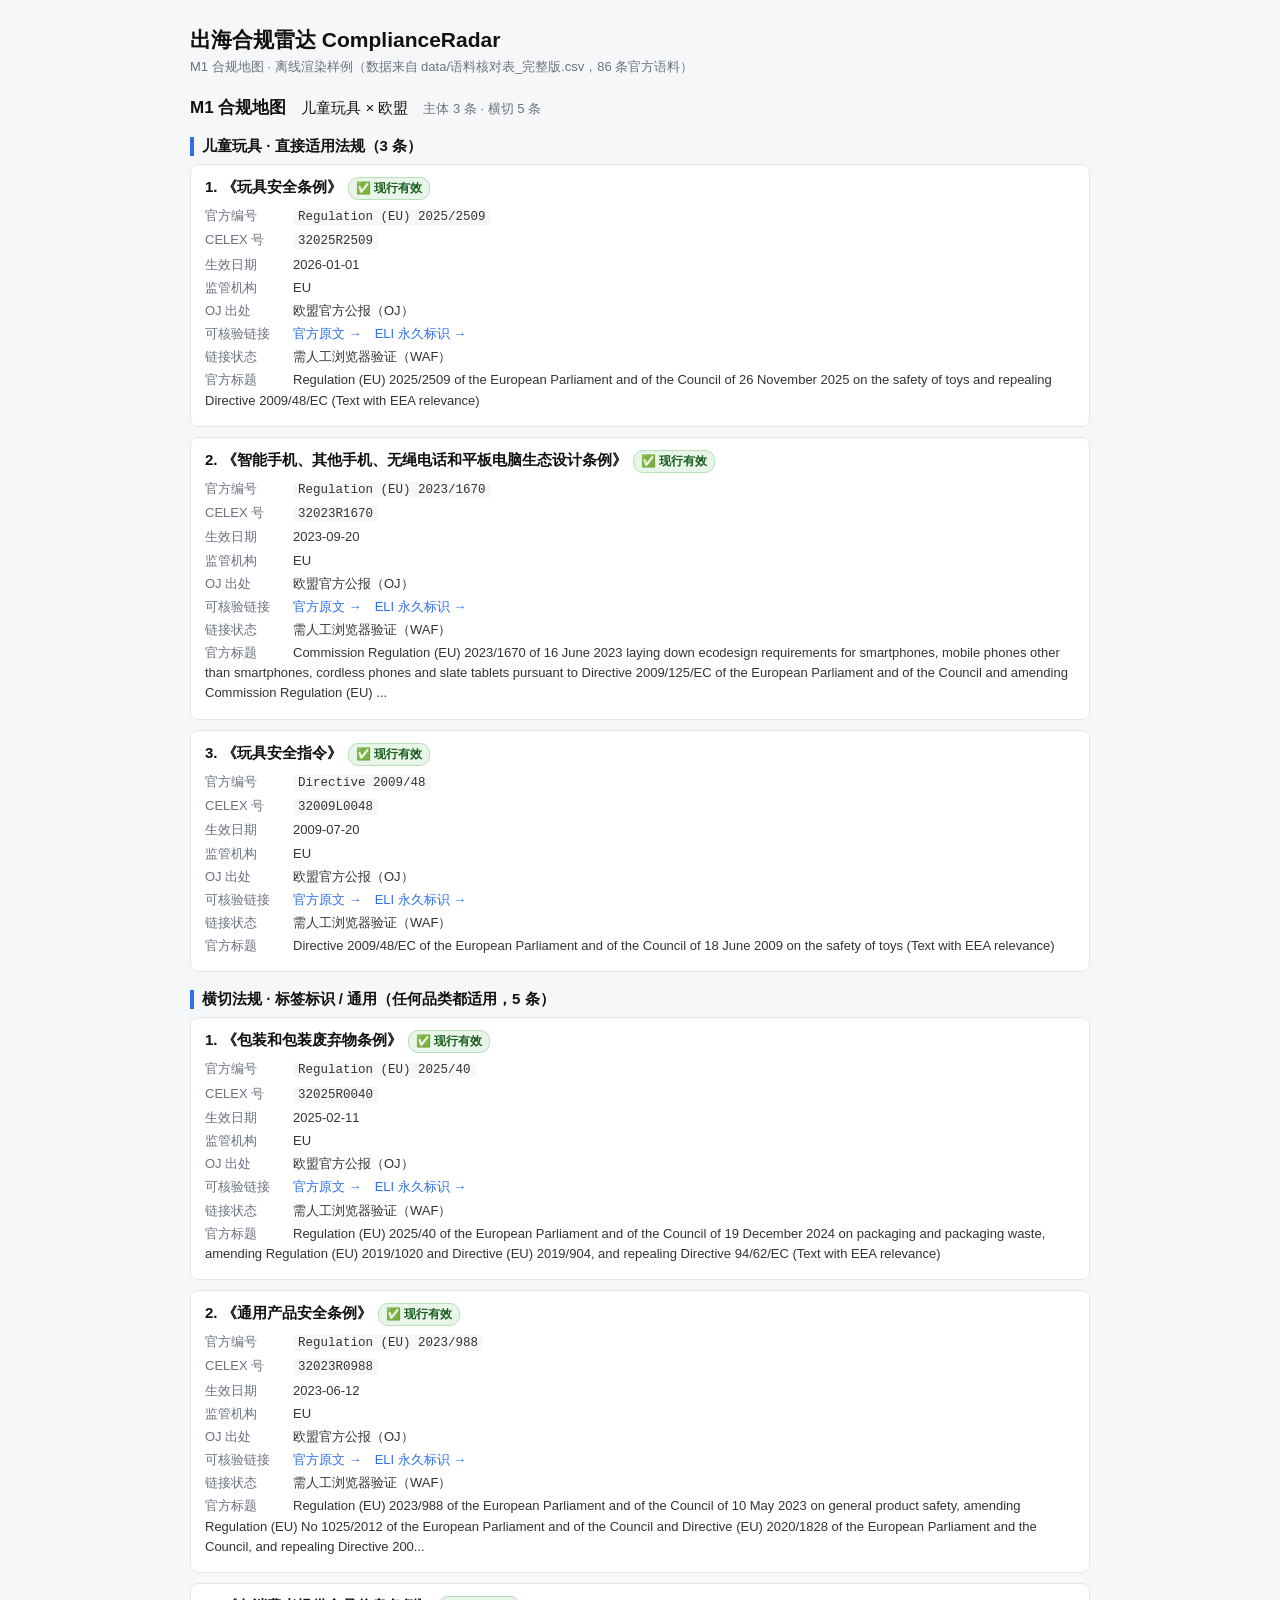
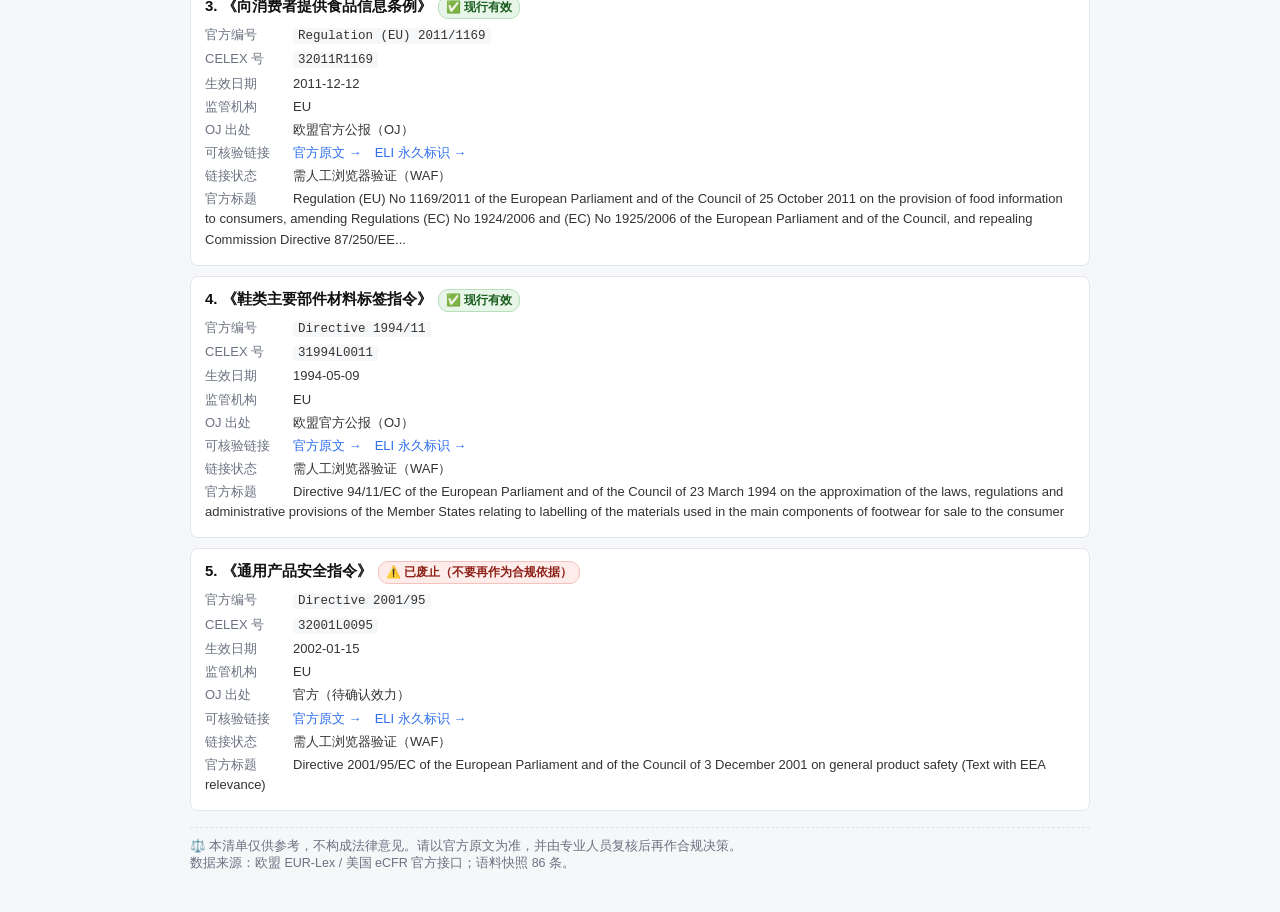
<file: docs/M1-输出样例.html>
<!DOCTYPE html>
<html lang="zh-CN"><head><meta charset="utf-8">
<meta name="viewport" content="width=device-width,initial-scale=1">
<title>M1 合规地图 · 儿童玩具 × 欧盟</title>
<style>body{margin:0;background:#f6f7f9;font-family:-apple-system,"Segoe UI","Microsoft YaHei",sans-serif}
.page{max-width:900px;margin:0 auto;padding:26px 20px 60px}
h1{font-size:21px;margin:0 0 4px;color:#111}.sub{color:#6b7280;font-size:13px;margin-bottom:20px}
.sec-title{font-size:14px;color:#6b7280;margin:26px 0 8px;font-weight:600}

.cr-wrap { font-family: -apple-system, "Segoe UI", "Microsoft YaHei", sans-serif; }
.cr-head { font-size: 15px; color:#111; margin: 4px 0 12px; }
.cr-head b { font-size: 17px; }
.cr-sec { margin: 18px 0 8px; font-size: 15px; font-weight: 600; color:#111;
          border-left: 4px solid #2f6fed; padding-left: 8px; }
.cr-card { border: 1px solid #e3e6ea; border-radius: 8px; padding: 12px 14px;
           margin-bottom: 10px; background: #fff; }
.cr-title { font-size: 15px; font-weight: 600; color:#111; margin-bottom: 6px; }
.cr-badge { display:inline-block; font-size:12px; padding:2px 7px; border-radius:10px;
            margin-left:6px; vertical-align: middle; }
.b-ok   { background:#e8f5e9; color:#1b5e20; border:1px solid #b7dfba; }
.b-warn { background:#fdecea; color:#8e2118; border:1px solid #f3c2bd; }
.b-q    { background:#fff8e1; color:#7a5b00; border:1px solid #f0dfa0; }
.cr-tip  { font-size:13px; color:#1f4fa8; background:#f2f6fe; border-radius:5px;
           padding:6px 8px; margin:6px 0; }
.cr-row  { font-size:13px; color:#333; margin:3px 0; line-height:1.55;
           word-break: break-word; }
.cr-k { display:inline-block; min-width:88px; color:#6b7280; }
.cr-row code { background:#f6f7f9; padding:1px 5px; border-radius:4px;
               font-family: ui-monospace, Consolas, monospace; font-size:12.5px; }
.cr-a { color:#2f6fed; text-decoration:none; word-break:break-all; }
.cr-a:hover { text-decoration: underline; }
.cr-note { font-size:12.5px; color:#7a5b00; background:#fffdf3; border:1px solid #f0e6c0;
           border-radius:6px; padding:8px 10px; margin:14px 0; }
.cr-dis { font-size:12.5px; color:#6b7280; border-top:1px dashed #dfe3e8;
          margin-top:16px; padding-top:10px; }
.cr-err { border:1px solid #f3c2bd; background:#fdecea; border-radius:8px;
          padding:14px; color:#8e2118; font-size:14px; line-height:1.7; }

</style></head><body><div class="page">
<h1>出海合规雷达 ComplianceRadar</h1>
<div class="sub">M1 合规地图 · 离线渲染样例（数据来自 data/语料核对表_完整版.csv，86 条官方语料）</div>
<div class="cr-wrap"><div class="cr-head"><b>M1 合规地图</b>　儿童玩具 × 欧盟　<span style="color:#6b7280;font-size:13px">主体 3 条 · 横切 5 条</span></div><div class="cr-sec">儿童玩具 · 直接适用法规（3 条）</div><div class="cr-card"><div class="cr-title">1. 《玩具安全条例》<span class="cr-badge b-ok">✅ 现行有效</span></div><div class="cr-row"><span class="cr-k">官方编号</span><code>Regulation (EU) 2025/2509</code></div><div class="cr-row"><span class="cr-k">CELEX 号</span><code>32025R2509</code></div><div class="cr-row"><span class="cr-k">生效日期</span>2026-01-01</div><div class="cr-row"><span class="cr-k">监管机构</span>EU</div><div class="cr-row"><span class="cr-k">OJ 出处</span>欧盟官方公报（OJ）</div><div class="cr-row"><span class="cr-k">可核验链接</span><a class="cr-a" href="https://eur-lex.europa.eu/legal-content/EN/TXT/?uri=CELEX:32025R2509" target="_blank" rel="noopener">官方原文 →</a>　<a class="cr-a" href="http://data.europa.eu/eli/reg/2025/2509/oj" target="_blank" rel="noopener">ELI 永久标识 →</a></div><div class="cr-row"><span class="cr-k">链接状态</span>需人工浏览器验证（WAF）</div><div class="cr-row"><span class="cr-k">官方标题</span>Regulation (EU) 2025/2509 of the European Parliament and of the Council of 26 November 2025 on the safety of toys and repealing Directive 2009/48/EC (Text with EEA relevance)</div></div><div class="cr-card"><div class="cr-title">2. 《智能手机、其他手机、无绳电话和平板电脑生态设计条例》<span class="cr-badge b-ok">✅ 现行有效</span></div><div class="cr-row"><span class="cr-k">官方编号</span><code>Regulation (EU) 2023/1670</code></div><div class="cr-row"><span class="cr-k">CELEX 号</span><code>32023R1670</code></div><div class="cr-row"><span class="cr-k">生效日期</span>2023-09-20</div><div class="cr-row"><span class="cr-k">监管机构</span>EU</div><div class="cr-row"><span class="cr-k">OJ 出处</span>欧盟官方公报（OJ）</div><div class="cr-row"><span class="cr-k">可核验链接</span><a class="cr-a" href="https://eur-lex.europa.eu/legal-content/EN/TXT/?uri=CELEX:32023R1670" target="_blank" rel="noopener">官方原文 →</a>　<a class="cr-a" href="http://data.europa.eu/eli/reg/2023/1670/oj" target="_blank" rel="noopener">ELI 永久标识 →</a></div><div class="cr-row"><span class="cr-k">链接状态</span>需人工浏览器验证（WAF）</div><div class="cr-row"><span class="cr-k">官方标题</span>Commission Regulation (EU) 2023/1670 of 16 June 2023 laying down ecodesign requirements for smartphones, mobile phones other than smartphones, cordless phones and slate tablets pursuant to Directive 2009/125/EC of the European Parliament and of the Council and amending Commission Regulation (EU) ...</div></div><div class="cr-card"><div class="cr-title">3. 《玩具安全指令》<span class="cr-badge b-ok">✅ 现行有效</span></div><div class="cr-row"><span class="cr-k">官方编号</span><code>Directive 2009/48</code></div><div class="cr-row"><span class="cr-k">CELEX 号</span><code>32009L0048</code></div><div class="cr-row"><span class="cr-k">生效日期</span>2009-07-20</div><div class="cr-row"><span class="cr-k">监管机构</span>EU</div><div class="cr-row"><span class="cr-k">OJ 出处</span>欧盟官方公报（OJ）</div><div class="cr-row"><span class="cr-k">可核验链接</span><a class="cr-a" href="https://eur-lex.europa.eu/legal-content/EN/TXT/?uri=CELEX:32009L0048" target="_blank" rel="noopener">官方原文 →</a>　<a class="cr-a" href="http://data.europa.eu/eli/dir/2009/48/oj" target="_blank" rel="noopener">ELI 永久标识 →</a></div><div class="cr-row"><span class="cr-k">链接状态</span>需人工浏览器验证（WAF）</div><div class="cr-row"><span class="cr-k">官方标题</span>Directive 2009/48/EC of the European Parliament and of the Council of 18 June 2009 on the safety of toys (Text with EEA relevance)</div></div><div class="cr-sec">横切法规 · 标签标识 / 通用（任何品类都适用，5 条）</div><div class="cr-card"><div class="cr-title">1. 《包装和包装废弃物条例》<span class="cr-badge b-ok">✅ 现行有效</span></div><div class="cr-row"><span class="cr-k">官方编号</span><code>Regulation (EU) 2025/40</code></div><div class="cr-row"><span class="cr-k">CELEX 号</span><code>32025R0040</code></div><div class="cr-row"><span class="cr-k">生效日期</span>2025-02-11</div><div class="cr-row"><span class="cr-k">监管机构</span>EU</div><div class="cr-row"><span class="cr-k">OJ 出处</span>欧盟官方公报（OJ）</div><div class="cr-row"><span class="cr-k">可核验链接</span><a class="cr-a" href="https://eur-lex.europa.eu/legal-content/EN/TXT/?uri=CELEX:32025R0040" target="_blank" rel="noopener">官方原文 →</a>　<a class="cr-a" href="http://data.europa.eu/eli/reg/2025/40/oj" target="_blank" rel="noopener">ELI 永久标识 →</a></div><div class="cr-row"><span class="cr-k">链接状态</span>需人工浏览器验证（WAF）</div><div class="cr-row"><span class="cr-k">官方标题</span>Regulation (EU) 2025/40 of the European Parliament and of the Council of 19 December 2024 on packaging and packaging waste, amending Regulation (EU) 2019/1020 and Directive (EU) 2019/904, and repealing Directive 94/62/EC (Text with EEA relevance)</div></div><div class="cr-card"><div class="cr-title">2. 《通用产品安全条例》<span class="cr-badge b-ok">✅ 现行有效</span></div><div class="cr-row"><span class="cr-k">官方编号</span><code>Regulation (EU) 2023/988</code></div><div class="cr-row"><span class="cr-k">CELEX 号</span><code>32023R0988</code></div><div class="cr-row"><span class="cr-k">生效日期</span>2023-06-12</div><div class="cr-row"><span class="cr-k">监管机构</span>EU</div><div class="cr-row"><span class="cr-k">OJ 出处</span>欧盟官方公报（OJ）</div><div class="cr-row"><span class="cr-k">可核验链接</span><a class="cr-a" href="https://eur-lex.europa.eu/legal-content/EN/TXT/?uri=CELEX:32023R0988" target="_blank" rel="noopener">官方原文 →</a>　<a class="cr-a" href="http://data.europa.eu/eli/reg/2023/988/oj" target="_blank" rel="noopener">ELI 永久标识 →</a></div><div class="cr-row"><span class="cr-k">链接状态</span>需人工浏览器验证（WAF）</div><div class="cr-row"><span class="cr-k">官方标题</span>Regulation (EU) 2023/988 of the European Parliament and of the Council of 10 May 2023 on general product safety, amending Regulation (EU) No 1025/2012 of the European Parliament and of the Council and Directive (EU) 2020/1828 of the European Parliament and the Council, and repealing Directive 200...</div></div><div class="cr-card"><div class="cr-title">3. 《向消费者提供食品信息条例》<span class="cr-badge b-ok">✅ 现行有效</span></div><div class="cr-row"><span class="cr-k">官方编号</span><code>Regulation (EU) 2011/1169</code></div><div class="cr-row"><span class="cr-k">CELEX 号</span><code>32011R1169</code></div><div class="cr-row"><span class="cr-k">生效日期</span>2011-12-12</div><div class="cr-row"><span class="cr-k">监管机构</span>EU</div><div class="cr-row"><span class="cr-k">OJ 出处</span>欧盟官方公报（OJ）</div><div class="cr-row"><span class="cr-k">可核验链接</span><a class="cr-a" href="https://eur-lex.europa.eu/legal-content/EN/TXT/?uri=CELEX:32011R1169" target="_blank" rel="noopener">官方原文 →</a>　<a class="cr-a" href="http://data.europa.eu/eli/reg/2011/1169/oj" target="_blank" rel="noopener">ELI 永久标识 →</a></div><div class="cr-row"><span class="cr-k">链接状态</span>需人工浏览器验证（WAF）</div><div class="cr-row"><span class="cr-k">官方标题</span>Regulation (EU) No 1169/2011 of the European Parliament and of the Council of 25 October 2011 on the provision of food information to consumers, amending Regulations (EC) No 1924/2006 and (EC) No 1925/2006 of the European Parliament and of the Council, and repealing Commission Directive 87/250/EE...</div></div><div class="cr-card"><div class="cr-title">4. 《鞋类主要部件材料标签指令》<span class="cr-badge b-ok">✅ 现行有效</span></div><div class="cr-row"><span class="cr-k">官方编号</span><code>Directive 1994/11</code></div><div class="cr-row"><span class="cr-k">CELEX 号</span><code>31994L0011</code></div><div class="cr-row"><span class="cr-k">生效日期</span>1994-05-09</div><div class="cr-row"><span class="cr-k">监管机构</span>EU</div><div class="cr-row"><span class="cr-k">OJ 出处</span>欧盟官方公报（OJ）</div><div class="cr-row"><span class="cr-k">可核验链接</span><a class="cr-a" href="https://eur-lex.europa.eu/legal-content/EN/TXT/?uri=CELEX:31994L0011" target="_blank" rel="noopener">官方原文 →</a>　<a class="cr-a" href="http://data.europa.eu/eli/dir/1994/11/oj" target="_blank" rel="noopener">ELI 永久标识 →</a></div><div class="cr-row"><span class="cr-k">链接状态</span>需人工浏览器验证（WAF）</div><div class="cr-row"><span class="cr-k">官方标题</span>Directive 94/11/EC of the European Parliament and of the Council of 23 March 1994 on the approximation of the laws, regulations and administrative provisions of the Member States relating to labelling of the materials used in the main components of footwear for sale to the consumer</div></div><div class="cr-card"><div class="cr-title">5. 《通用产品安全指令》<span class="cr-badge b-warn">⚠️ 已废止（不要再作为合规依据）</span></div><div class="cr-row"><span class="cr-k">官方编号</span><code>Directive 2001/95</code></div><div class="cr-row"><span class="cr-k">CELEX 号</span><code>32001L0095</code></div><div class="cr-row"><span class="cr-k">生效日期</span>2002-01-15</div><div class="cr-row"><span class="cr-k">监管机构</span>EU</div><div class="cr-row"><span class="cr-k">OJ 出处</span>官方（待确认效力）</div><div class="cr-row"><span class="cr-k">可核验链接</span><a class="cr-a" href="https://eur-lex.europa.eu/legal-content/EN/TXT/?uri=CELEX:32001L0095" target="_blank" rel="noopener">官方原文 →</a>　<a class="cr-a" href="http://data.europa.eu/eli/dir/2001/95/oj" target="_blank" rel="noopener">ELI 永久标识 →</a></div><div class="cr-row"><span class="cr-k">链接状态</span>需人工浏览器验证（WAF）</div><div class="cr-row"><span class="cr-k">官方标题</span>Directive 2001/95/EC of the European Parliament and of the Council of 3 December 2001 on general product safety (Text with EEA relevance)</div></div><div class="cr-dis">⚖️ 本清单仅供参考，不构成法律意见。请以官方原文为准，并由专业人员复核后再作合规决策。<br>数据来源：欧盟 EUR-Lex / 美国 eCFR 官方接口；语料快照 86 条。</div></div>
</div></body></html>
</file>
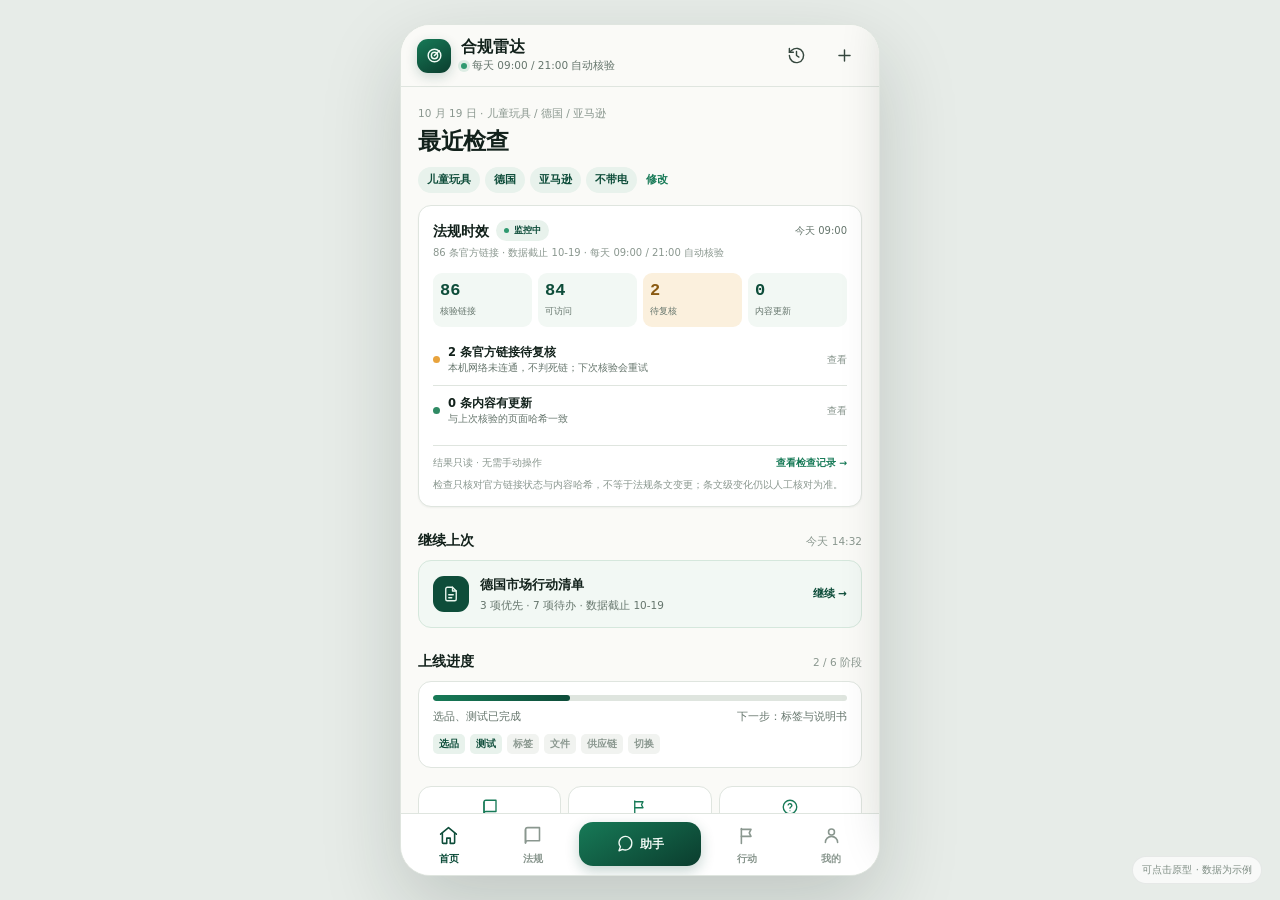
<file: docs/ui-preview/prototype-v2.html>
<!DOCTYPE html>
<html lang="zh-CN">
<head>
<meta charset="UTF-8" />
<meta name="viewport" content="width=device-width, initial-scale=1, viewport-fit=cover" />
<meta name="theme-color" content="#FAFAF7" />
<title>出海合规雷达 · 前端原型 v2</title>
<style>
  /* ============================================================
     出海合规雷达 · 可点击原型 v2
     设计方向：法规卷宗 / 雷达信号
     墨绿主色 + 纸白底 + 琥珀待确认；等宽仅用于法规编号
     ============================================================ */

  :root {
    --paper:        #fafaf7;
    --surface:      #ffffff;
    --ink:          #12211b;
    --ink-2:        #35473e;
    --muted:        #65756c;
    --faint:        #8a978f;
    --line:         #dfe5df;
    --line-strong:  #cbd6cd;
    --brand:        #0e4d3a;
    --brand-bright: #177a57;
    --brand-soft:   #e8f2ec;
    --brand-mist:   #f2f8f4;
    --amber:        #e8a33d;
    --amber-ink:    #8a5a12;
    --amber-soft:   #fbf0dd;
    --danger:       #a94a3f;
    --danger-soft:  #f8eae8;
    --desk:         #e7ece8;

    --r-sm: 9px;
    --r-md: 13px;
    --r-lg: 18px;
    --r-xl: 26px;

    --shadow-sm: 0 1px 2px rgba(18, 33, 27, .05);
    --shadow-lift: 0 10px 30px rgba(18, 33, 27, .12);
    --safe-b: env(safe-area-inset-bottom, 0px);

    --font: "PingFang SC", "HarmonyOS Sans SC", "MiSans", "Noto Sans SC",
            "Microsoft YaHei", system-ui, -apple-system, sans-serif;
    --mono: "IBM Plex Mono", "SF Mono", ui-monospace, Consolas, "Liberation Mono", monospace;
  }

  * { box-sizing: border-box; }
  html { height: 100%; }
  body {
    margin: 0;
    min-height: 100%;
    background: var(--desk);
    color: var(--ink);
    font-family: var(--font);
    font-size: 15px;
    line-height: 1.65;
    -webkit-font-smoothing: antialiased;
    -webkit-tap-highlight-color: transparent;
    overscroll-behavior: none;
  }
  button, input, textarea, select { font: inherit; color: inherit; }
  button { border: 0; background: none; padding: 0; cursor: pointer; }
  a { color: var(--brand-bright); text-decoration: none; }
  h1, h2, h3, p { margin: 0; }
  .ic { width: 20px; height: 20px; fill: none; stroke: currentColor; stroke-width: 1.8;
        stroke-linecap: round; stroke-linejoin: round; flex: none; }
  .mono { font-family: var(--mono); font-size: 11px; letter-spacing: .01em; }

  /* ---------- 手机壳 ---------- */
  .app-shell {
    position: relative;
    width: min(480px, 100%);
    height: 100dvh;
    margin: 0 auto;
    display: flex;
    flex-direction: column;
    background: var(--paper);
    overflow: hidden;
  }
  @media (min-width: 700px) {
    body { display: grid; place-items: center; padding: 24px; }
    .app-shell {
      height: min(900px, calc(100dvh - 48px));
      border: 1px solid var(--line);
      border-radius: 30px;
      box-shadow: 0 30px 80px rgba(18, 33, 27, .18);
    }
  }

  /* ---------- 顶栏 ---------- */
  .appbar {
    flex: none;
    display: flex;
    align-items: center;
    gap: 10px;
    min-height: 62px;
    padding: calc(10px + env(safe-area-inset-top, 0px)) 16px 10px;
    background: rgba(250, 250, 247, .94);
    backdrop-filter: blur(14px);
    border-bottom: 1px solid var(--line);
    z-index: 30;
  }
  .brand { display: flex; align-items: center; gap: 10px; min-width: 0; flex: 1; }
  .brand__mark {
    width: 34px; height: 34px; border-radius: 11px; flex: none;
    display: grid; place-items: center;
    color: #f2fbf6;
    background: linear-gradient(150deg, #177a57, #0b3d2e);
    box-shadow: 0 4px 12px rgba(14, 77, 58, .2);
  }
  .brand__mark .ic { width: 19px; height: 19px; }
  .brand__name { font-size: 15.5px; font-weight: 650; letter-spacing: -.01em; line-height: 1.25; }
  .brand__sub { display: flex; align-items: center; gap: 5px; font-size: 10.5px; color: var(--muted); line-height: 1.4; margin-top: 1px; }
  .live-dot { width: 6px; height: 6px; border-radius: 50%; background: #2f9a70; flex: none;
              box-shadow: 0 0 0 3px rgba(47, 154, 112, .14); }
  .bar-title { min-width: 0; flex: 1; }
  .bar-title__btn { display: flex; align-items: center; gap: 4px; max-width: 100%; text-align: left; }
  .bar-title__name { font-size: 15px; font-weight: 650; line-height: 1.3;
                     white-space: nowrap; overflow: hidden; text-overflow: ellipsis; }
  .bar-title__caret { font-size: 10px; color: var(--muted); flex: none; }
  .bar-title__sub { font-size: 10.5px; color: var(--muted); line-height: 1.4; margin-top: 1px;
                    white-space: nowrap; overflow: hidden; text-overflow: ellipsis; display: flex; align-items: center; gap: 5px; }
  .iconbtn {
    width: 38px; height: 38px; border-radius: 12px; flex: none;
    display: grid; place-items: center; color: var(--ink-2);
    border: 1px solid transparent;
    transition: background .16s, border-color .16s;
  }
  .iconbtn:hover { background: var(--brand-mist); border-color: var(--line); }
  .iconbtn:active { transform: scale(.96); }
  .iconbtn--ghost { border-color: var(--line); background: var(--surface); }
  .iconbtn .ic { width: 19px; height: 19px; }

  /* ---------- 主滚动区 ---------- */
  .view {
    flex: 1;
    min-height: 0;
    overflow-y: auto;
    overflow-x: hidden;
    padding: 0 17px 26px;
    scroll-behavior: smooth;
    scrollbar-width: thin;
  }
  .view--chat { padding: 4px 15px 12px; }
  .view--flush { padding: 0; }

  /* ---------- 首页 ---------- */
  .home { padding: 28px 0 8px; text-align: center; }
  .radar-hero {
    position: relative;
    width: 122px; height: 122px;
    margin: 0 auto 16px;
    display: grid; place-items: center;
    border-radius: 50%;
    background:
      radial-gradient(circle, transparent 0 27px, rgba(23, 122, 87, .13) 28px, transparent 29px),
      radial-gradient(circle, transparent 0 44px, rgba(23, 122, 87, .10) 45px, transparent 46px),
      radial-gradient(circle, transparent 0 60px, rgba(23, 122, 87, .07) 61px, transparent 62px);
  }
  .radar-hero::before {
    content: "";
    position: absolute; inset: 0; border-radius: 50%;
    background: conic-gradient(from 0deg, transparent 0 72%, rgba(23, 122, 87, .16) 88%, transparent 100%);
    animation: sweep 9s linear infinite;
  }
  .radar-hero::after {
    content: "";
    position: absolute; inset: 8px; border-radius: 50%;
    border: 1px solid rgba(23, 122, 87, .12);
  }
  .radar-avatar {
    position: relative; z-index: 1;
    width: 56px; height: 56px; border-radius: 18px;
    display: grid; place-items: center;
    color: #f2fbf6; font-size: 23px; font-weight: 600;
    background: linear-gradient(150deg, #177a57, #0b3d2e);
    box-shadow: 0 12px 26px rgba(14, 77, 58, .24);
  }
  @keyframes sweep { to { transform: rotate(360deg); } }

  .home h1 { font-size: 25px; line-height: 1.35; font-weight: 600; letter-spacing: -.02em; }
  .home__lead { margin: 7px auto 0; max-width: 320px; font-size: 13.5px; line-height: 1.8; color: var(--muted); }

  .reco-label { margin: 27px 0 8px; text-align: left; font-size: 11px; font-weight: 600; color: var(--faint); letter-spacing: .03em; }
  .reco-list { display: flex; flex-direction: column; gap: 7px; }
  .reco {
    width: 100%; display: flex; align-items: center; justify-content: space-between; gap: 10px;
    padding: 13px 14px; text-align: left;
    background: var(--surface); border: 1px solid var(--line);
    border-radius: var(--r-md);
    font-size: 13.5px; font-weight: 550; line-height: 1.5; color: var(--ink-2);
    transition: border-color .16s, background .16s, transform .12s;
  }
  .reco:hover { border-color: #b9cdbf; background: #fff; }
  .reco:active { transform: scale(.992); }
  .reco .ic { width: 15px; height: 15px; color: #b3c0b8; flex: none; }
  .reco--lead { background: var(--brand-mist); border-color: #cfe3d7; color: var(--brand); }
  .reco--lead .ic { color: var(--brand); }

  .home__note { margin: 16px auto 0; max-width: 330px; font-size: 11px; line-height: 1.75; color: var(--faint); }

  /* ---------- 工作台首页 ---------- */
  .wb-head { padding: 18px 0 0; }
  .wb-date { font-size: 10.5px; color: var(--faint); }
  .wb-head h1 { margin-top: 4px; font-size: 23px; font-weight: 600; letter-spacing: -.02em; line-height: 1.35; }
  .wb-context { display: flex; align-items: center; gap: 7px; flex-wrap: wrap; margin-top: 10px; }
  .wb-context .context { margin-top: 0; }
  .wb-edit { padding: 4px 2px; font-size: 10.5px; font-weight: 650; color: var(--brand-bright); }

  .alert-list { display: flex; flex-direction: column; gap: 7px; margin-top: 10px; }
  .alert {
    width: 100%; display: flex; align-items: flex-start; gap: 10px; text-align: left;
    padding: 12px 13px; background: var(--surface);
    border: 1px solid var(--line); border-radius: var(--r-md);
    box-shadow: var(--shadow-sm);
    transition: border-color .16s, background .16s;
  }
  .alert:hover { border-color: #b9cdbf; background: #fff; }
  .alert__icon { width: 30px; height: 30px; border-radius: 9px; flex: none; display: grid; place-items: center;
                 background: var(--brand-mist); color: var(--brand); }
  .alert--warn .alert__icon { background: var(--amber-soft); color: var(--amber-ink); }
  .alert--muted .alert__icon { background: #f1efe8; color: var(--faint); }
  .alert__icon .ic { width: 16px; height: 16px; }
  .alert__copy { flex: 1; min-width: 0; }
  .alert__copy b { display: block; font-size: 12.5px; font-weight: 650; line-height: 1.45; }
  .alert__copy span { display: block; margin-top: 2px; font-size: 10.5px; color: var(--muted); line-height: 1.55; }
  .alert__end { flex: none; display: flex; align-items: center; gap: 3px; padding-top: 2px;
                font-size: 10px; font-weight: 650; color: var(--brand-bright); }
  .alert__end .ic { width: 13px; height: 13px; }

  .resume-card { width: 100%; display: flex; align-items: center; gap: 11px; padding: 13px 14px; text-align: left;
                 background: var(--brand-mist); border: 1px solid #d5e7dc; border-radius: var(--r-md); }
  .resume-card:hover { border-color: #b9d6c6; }
  .resume-card__icon { width: 36px; height: 36px; border-radius: 11px; flex: none; display: grid; place-items: center;
                       background: var(--brand); color: #eaf7ef; }
  .resume-card__icon .ic { width: 18px; height: 18px; }
  .resume-card__copy { flex: 1; min-width: 0; }
  .resume-card__copy b { display: block; font-size: 13px; font-weight: 650; }
  .resume-card__copy span { display: block; margin-top: 2px; font-size: 10.5px; color: var(--muted); }
  .resume-card__end { flex: none; font-size: 10.5px; font-weight: 650; color: var(--brand); }

  .progress-card { padding: 13px 14px; background: var(--surface); border: 1px solid var(--line); border-radius: var(--r-md); }
  .progress-bar { height: 6px; border-radius: 99px; background: var(--line); overflow: hidden; }
  .progress-bar i { display: block; height: 100%; border-radius: 99px;
                    background: linear-gradient(90deg, var(--brand-bright), var(--brand)); }
  .progress-meta { display: flex; justify-content: space-between; gap: 8px; margin-top: 7px;
                   font-size: 10.5px; color: var(--muted); }
  .progress-steps { display: flex; gap: 5px; flex-wrap: wrap; margin-top: 9px; }
  .progress-steps span { padding: 2px 6px; border-radius: 5px; background: var(--brand-soft); color: var(--brand);
                         font-size: 9.5px; font-weight: 600; }
  .progress-steps span.is-off { background: #f1f3f0; color: var(--faint); }

  .quick-actions { display: grid; grid-template-columns: repeat(3, 1fr); gap: 7px; margin-top: 18px; }
  .quick-actions button { display: flex; flex-direction: column; align-items: center; gap: 5px; padding: 11px 6px;
                          background: var(--surface); border: 1px solid var(--line); border-radius: var(--r-md);
                          font-size: 10.5px; font-weight: 600; color: var(--ink-2); }
  .quick-actions button:hover { border-color: #b9cdbf; }
  .quick-actions .ic { width: 18px; height: 18px; color: var(--brand-bright); }

  /* ---------- 首页 · 法规时效只读卡 ---------- */
  .fresh-card {
    margin-top: 12px; padding: 14px;
    background: var(--surface); border: 1px solid var(--line);
    border-radius: var(--r-md); box-shadow: var(--shadow-sm);
  }
  .fresh-card__head { display: flex; align-items: center; justify-content: space-between; gap: 8px; }
  .fresh-card__title { display: flex; align-items: center; gap: 7px; font-size: 13.5px; font-weight: 650; }
  .monitor-pill {
    display: inline-flex; align-items: center; gap: 5px;
    padding: 3px 8px; border-radius: 999px;
    background: var(--brand-soft); color: var(--brand);
    font-size: 9px; font-weight: 650; letter-spacing: .01em;
  }
  .monitor-pill i { width: 5px; height: 5px; border-radius: 50%; background: #2f9a70; }
  .fresh-card__time { font-size: 10px; color: var(--muted); }
  .fresh-card__sub { margin-top: 3px; font-size: 10px; color: var(--faint); }
  .fresh-counts { display: grid; grid-template-columns: repeat(4, 1fr); gap: 6px; margin-top: 12px; }
  .fresh-count { padding: 8px 7px; border-radius: 9px; background: var(--brand-mist); }
  .fresh-count b { display: block; font-family: var(--mono); font-size: 17px; font-weight: 600; color: var(--brand); line-height: 1.2; }
  .fresh-count span { display: block; margin-top: 2px; font-size: 9px; color: var(--muted); }
  .fresh-count--warn { background: var(--amber-soft); }
  .fresh-count--warn b { color: var(--amber-ink); }
  .fresh-list { margin-top: 8px; }
  .fresh-item {
    width: 100%; display: flex; align-items: center; gap: 8px;
    padding: 9px 0; text-align: left;
    border-top: 1px solid var(--line);
  }
  .fresh-item:first-child { border-top: 0; }
  .fresh-item__dot { width: 7px; height: 7px; border-radius: 50%; flex: none; background: #2f8a64; }
  .fresh-item__dot--warn { background: var(--amber); }
  .fresh-item__dot--muted { background: #bdc8c0; }
  .fresh-item__copy { flex: 1; min-width: 0; }
  .fresh-item__copy b { display: block; font-size: 11.5px; font-weight: 600; line-height: 1.45; }
  .fresh-item__copy span { display: block; margin-top: 1px; font-size: 9.5px; color: var(--muted); line-height: 1.5; }
  .fresh-item__end { flex: none; font-size: 9.5px; color: var(--faint); }
  .fresh-foot {
    display: flex; align-items: center; justify-content: space-between; gap: 8px;
    margin-top: 9px; padding-top: 9px; border-top: 1px solid var(--line);
    font-size: 9.5px; color: var(--faint);
  }
  .fresh-foot a { font-weight: 650; color: var(--brand-bright); }
  .fresh-note { margin-top: 7px; font-size: 9.5px; line-height: 1.6; color: var(--faint); }

  /* ---------- 首次使用态 ---------- */
  .firstrun { padding-top: 22px; }
  .firstrun__eyebrow { font-size: 10.5px; color: var(--faint); }
  .firstrun h1 { margin-top: 4px; font-size: 23px; font-weight: 600; letter-spacing: -.02em; line-height: 1.35; }
  .firstrun__lead { margin-top: 7px; font-size: 12.5px; line-height: 1.75; color: var(--muted); }
  .firstrun__tutorial {
    margin-top: 14px; padding: 14px;
    background: var(--surface); border: 1px solid var(--line); border-radius: var(--r-md);
  }
  .firstrun__tutorial > b { display: block; font-size: 13px; font-weight: 650; }
  .firstrun__steps { margin-top: 8px; }
  .firstrun__step { display: grid; grid-template-columns: 21px 1fr; gap: 8px; padding: 8px 0; border-bottom: 1px solid var(--line); }
  .firstrun__step:last-child { border-bottom: 0; }
  .firstrun__no { width: 18px; height: 18px; border-radius: 50%; display: grid; place-items: center;
                  background: var(--brand-soft); color: var(--brand); font-size: 9.5px; font-weight: 650; }
  .firstrun__step b { display: block; font-size: 11.5px; font-weight: 650; }
  .firstrun__step span { display: block; margin-top: 1px; font-size: 10.5px; line-height: 1.6; color: var(--muted); }
  .firstrun__actions { display: flex; flex-direction: column; gap: 7px; margin-top: 14px; }
  .proto-toggle { margin: 18px auto 0; display: block; font-size: 9.5px; color: #9aa79f; text-decoration: underline; text-underline-offset: 2px; }

  /* ---------- 教程页（现有指引） ---------- */
  .tutorial { padding-top: 16px; padding-bottom: 8px; }
  .tutorial h1 { font-size: 21px; font-weight: 600; letter-spacing: -.015em; line-height: 1.35; }
  .tutorial .tut-lead { margin-top: 7px; font-size: 12px; line-height: 1.75; color: var(--muted); }
  .tutorial .tut-source { margin-top: 7px; font-size: 9.5px; color: var(--faint); }
  .tutorial h2 { margin-top: 22px; font-size: 14px; font-weight: 650; line-height: 1.4; }
  .tutorial h3 { margin-top: 14px; font-size: 12.5px; font-weight: 650; line-height: 1.45; }
  .tutorial p { margin-top: 6px; font-size: 12px; line-height: 1.8; color: var(--ink-2); }
  .tutorial ul, .tutorial ol { margin: 6px 0 0; padding-left: 18px; }
  .tutorial li { margin-top: 4px; font-size: 12px; line-height: 1.75; color: var(--ink-2); }
  .tutorial table { width: 100%; margin-top: 8px; border-collapse: collapse; font-size: 11px; line-height: 1.6; }
  .tutorial th, .tutorial td { padding: 7px 8px; border: 1px solid var(--line); text-align: left; vertical-align: top; }
  .tutorial th { background: var(--brand-mist); color: var(--brand); font-weight: 650; }
  .tutorial .tut-callout { margin-top: 9px; padding: 10px 12px; border-left: 2px solid #c6ddd0;
                           background: var(--brand-mist); border-radius: 0 var(--r-sm) var(--r-sm) 0;
                           font-size: 11px; line-height: 1.75; color: var(--ink-2); }

  /* ---------- 法规中心 / 行动入口 ---------- */
  .search-entry { width: 100%; display: flex; align-items: center; gap: 9px; margin-top: 14px;
                  padding: 12px 13px; text-align: left;
                  background: var(--surface); border: 1px solid var(--line-strong); border-radius: var(--r-md); }
  .search-entry:hover { border-color: #9fc3ae; }
  .search-entry .ic { width: 17px; height: 17px; color: var(--muted); }
  .search-entry__text { flex: 1; font-size: 12px; color: var(--faint); }
  .search-entry__id { font-family: var(--mono); font-size: 9.5px; color: var(--faint); }

  .tool__badge { margin-left: 5px; padding: 1px 5px; border-radius: 4px;
                 background: var(--amber-soft); color: var(--amber-ink);
                 font-size: 8.5px; font-weight: 700; vertical-align: 2px; }

  /* ---------- 时效性检查 ---------- */
  .fresh-summary { margin-top: 14px; padding: 14px;
                   background: var(--brand-mist); border: 1px solid #d5e7dc; border-radius: var(--r-md); }
  .fresh-summary__head { display: flex; align-items: baseline; justify-content: space-between; gap: 8px; }
  .fresh-summary__head b { font-size: 13px; font-weight: 650; color: var(--brand); }
  .fresh-summary__head span { font-size: 10px; color: var(--muted); }
  .fresh-summary__counts { display: flex; gap: 12px; margin-top: 11px; }
  .fresh-summary__counts div { flex: 1; }
  .fresh-summary__counts b { display: block; font-family: var(--mono); font-size: 20px; font-weight: 600; color: var(--brand); }
  .fresh-summary__counts span { display: block; margin-top: 1px; font-size: 9.5px; color: var(--muted); }
  .textlink { color: var(--brand-bright); font-weight: 600; }

  /* ---------- 对话 ---------- */
  .chat { display: flex; flex-direction: column; gap: 16px; padding: 14px 0 8px; }
  .msg { display: flex; gap: 9px; align-items: flex-start; }
  .msg--me { flex-direction: row-reverse; }
  .msg__avatar {
    width: 30px; height: 30px; border-radius: 10px; flex: none;
    display: grid; place-items: center;
    font-size: 12px; font-weight: 650;
    background: var(--brand-soft); color: var(--brand);
  }
  .msg--me .msg__avatar { background: var(--amber-soft); color: var(--amber-ink); }
  .msg__col { max-width: 80%; min-width: 0; }
  .msg--me .msg__col { display: flex; flex-direction: column; align-items: flex-end; }
  .bubble {
    padding: 10px 13px;
    font-size: 14px; line-height: 1.72;
    background: var(--surface);
    border: 1px solid var(--line);
    border-radius: 5px 14px 14px 14px;
    box-shadow: var(--shadow-sm);
    overflow-wrap: anywhere;
  }
  .msg--me .bubble {
    background: var(--brand); border-color: var(--brand);
    color: #f2fbf6; border-radius: 14px 5px 14px 14px;
  }
  .msg__meta { display: flex; align-items: center; gap: 4px; margin-top: 4px; padding: 0 2px; font-size: 10px; color: var(--faint); }
  .msg__meta .ic { width: 12px; height: 12px; }
  .msg__actions { display: flex; align-items: center; gap: 5px; margin-top: 3px; padding: 0 2px; font-size: 10px; color: var(--faint); }
  .msg__actions button { font-size: 10px; color: var(--muted); }
  .msg__actions button:hover { color: var(--brand-bright); text-decoration: underline; text-underline-offset: 2px; }

  .typing { display: flex; gap: 4px; align-items: center; padding: 4px 2px; }
  .typing i { width: 5px; height: 5px; border-radius: 50%; background: var(--line-strong); animation: blink 1.2s infinite; }
  .typing i:nth-child(2) { animation-delay: .15s; }
  .typing i:nth-child(3) { animation-delay: .3s; }
  @keyframes blink { 0%, 60%, 100% { opacity: .35; transform: translateY(0); } 30% { opacity: 1; transform: translateY(-2px); } }

  .choice-row { display: flex; flex-wrap: wrap; gap: 6px; margin: -8px 0 0 37px; }

  /* 结果卡片 */
  .deliverable {
    margin-left: 37px;
    max-width: 84%;
    background: var(--surface);
    border: 1px solid var(--line);
    border-left: 3px solid var(--brand-bright);
    border-radius: 4px 13px 13px 4px;
    padding: 13px 14px;
    box-shadow: var(--shadow-sm);
    text-align: left;
  }
  .deliverable__eyebrow { font-size: 10.5px; font-weight: 600; color: var(--brand-bright); }
  .deliverable__title { margin-top: 3px; font-size: 15px; font-weight: 650; line-height: 1.4; }
  .deliverable__meta { margin-top: 3px; font-size: 11px; color: var(--muted); line-height: 1.55; }
  .deliverable__btn {
    margin-top: 11px; width: 100%;
    display: flex; align-items: center; justify-content: space-between;
    padding: 9px 11px; border-radius: var(--r-sm);
    background: var(--brand-mist); color: var(--brand);
    font-size: 12px; font-weight: 650;
    border: 1px solid #d8e9de;
  }
  .deliverable__btn:hover { background: var(--brand-soft); }

  /* ---------- 通用页头 ---------- */
  .page-head { padding: 18px 0 4px; }
  .page-head h1 { font-size: 22px; font-weight: 600; letter-spacing: -.015em; line-height: 1.35; }
  .page-head p { margin-top: 6px; font-size: 12.5px; line-height: 1.7; color: var(--muted); max-width: 340px; }
  .page-head__meta { margin-top: 9px; font-size: 10.5px; color: var(--faint); }
  .context { display: flex; flex-wrap: wrap; gap: 5px; margin-top: 11px; }
  .context span {
    padding: 4px 9px; border-radius: 999px;
    background: var(--brand-soft); color: var(--brand);
    font-size: 10.5px; font-weight: 600;
  }

  /* ---------- 结果页 ---------- */
  .priority {
    margin: 16px 0 0;
    padding: 13px 14px 11px;
    background: var(--brand-mist);
    border: 1px solid #d5e7dc;
    border-radius: var(--r-md);
  }
  .priority__head { display: flex; align-items: center; justify-content: space-between; }
  .priority__head b { font-size: 12.5px; font-weight: 650; color: var(--brand); }
  .priority__head span { font-size: 10px; color: var(--muted); }
  .priority__item { display: grid; grid-template-columns: 24px 1fr; gap: 8px; padding: 8px 0 0; align-items: start; }
  .priority__no {
    width: 20px; height: 20px; border-radius: 50%;
    display: grid; place-items: center;
    background: var(--surface); border: 1px solid #c6ddd0;
    color: var(--brand); font-size: 10px; font-weight: 650;
  }
  .priority__text { font-size: 12.5px; line-height: 1.6; color: var(--ink-2); }
  .priority__text small { display: block; font-size: 10.5px; color: var(--muted); margin-top: 1px; }

  .section-head { display: flex; align-items: baseline; justify-content: space-between; gap: 10px; margin: 22px 0 8px; }
  .section-head b { font-size: 13.5px; font-weight: 650; }
  .section-head span { font-size: 10.5px; color: var(--faint); }

  .filter-row { display: flex; gap: 6px; overflow-x: auto; padding-bottom: 2px; margin-bottom: 9px; scrollbar-width: none; }
  .filter-row::-webkit-scrollbar { display: none; }
  .filter {
    flex: none; padding: 6px 11px; border-radius: 999px;
    border: 1px solid var(--line); background: var(--surface);
    color: var(--muted); font-size: 11.5px; font-weight: 600;
    transition: background .15s, color .15s, border-color .15s;
  }
  .filter.is-on { background: var(--brand); border-color: var(--brand); color: #f2fbf6; }

  /* 卷宗式列表 */
  .list { background: var(--surface); border: 1px solid var(--line); border-radius: var(--r-md); overflow: hidden; box-shadow: var(--shadow-sm); }
  .row {
    width: 100%; display: grid; grid-template-columns: 3px 1fr auto; gap: 0;
    text-align: left; border-bottom: 1px solid var(--line);
    color: var(--ink); text-decoration: none;
    transition: background .15s;
  }
  .row:last-child { border-bottom: 0; }
  .row:hover { background: #fbfdfb; }
  .row__rail { width: 3px; align-self: stretch; background: var(--line-strong); }
  .row__rail--ok { background: #2f8a64; }
  .row__rail--warn { background: var(--amber); }
  .row__rail--muted { background: #bdc8c0; }
  .row__body { display: block; min-width: 0; padding: 11px 8px 11px 12px; }
  .row__top { display: flex; align-items: center; gap: 6px; }
  .row__title { display: block; margin-top: 3px; font-size: 13px; font-weight: 600; line-height: 1.5; overflow-wrap: anywhere; }
  .row__sub { display: block; margin-top: 2px; font-size: 10.5px; color: var(--muted); line-height: 1.55; }
  .row__status { margin-top: 5px; display: inline-flex; align-items: center; gap: 4px; font-size: 10px; color: var(--faint); }
  .row__status i { width: 5px; height: 5px; border-radius: 50%; background: var(--line-strong); }
  .row__status--ok i { background: #2f8a64; }
  .row__status--warn i { background: var(--amber); }
  .row__end { display: flex; align-items: center; padding: 0 10px; color: #a7b3ab; }
  .row__end .ic { width: 16px; height: 16px; }

  .type-chip {
    display: inline-flex; align-items: center;
    padding: 2px 6px; border-radius: 5px;
    background: var(--brand-soft); color: var(--brand);
    font-size: 9.5px; font-weight: 650; line-height: 1.5; white-space: nowrap;
  }
  .type-chip--pol { background: var(--amber-soft); color: var(--amber-ink); }
  .type-chip--ops { background: #eef2f4; color: #4e6572; }
  .type-chip--plat { background: #f1edf6; color: #62517a; }

  .boundary { margin-top: 16px; border-top: 1px solid var(--line); padding-top: 10px; }
  .boundary summary { display: flex; align-items: center; justify-content: space-between; cursor: pointer; list-style: none;
                      font-size: 11.5px; font-weight: 600; color: var(--muted); }
  .boundary summary::-webkit-details-marker { display: none; }
  .boundary summary .ic { width: 15px; height: 15px; transition: transform .2s; }
  .boundary[open] summary .ic { transform: rotate(90deg); }
  .boundary__body { padding-top: 8px; font-size: 11.5px; line-height: 1.75; color: var(--muted); }
  .boundary__body p + p { margin-top: 6px; }

  .foot-actions { display: flex; gap: 8px; margin-top: 18px; }

  /* ---------- 按钮 ---------- */
  .btn {
    display: inline-flex; align-items: center; justify-content: center; gap: 6px;
    min-height: 42px; padding: 9px 15px;
    border-radius: var(--r-sm); border: 1px solid var(--line-strong);
    background: var(--surface); color: var(--ink-2);
    font-size: 12.5px; font-weight: 650;
    transition: transform .12s, background .16s, border-color .16s;
  }
  .btn:active { transform: scale(.98); }
  .btn--primary { background: var(--brand); border-color: var(--brand); color: #f2fbf6; }
  .btn--primary:hover { background: #0b4433; }
  .btn--ghost { background: var(--brand-mist); border-color: #d8e9de; color: var(--brand); }
  .btn--block { width: 100%; }

  .chip {
    display: inline-flex; align-items: center; gap: 5px;
    padding: 6px 11px; border-radius: 999px;
    border: 1px solid var(--line); background: var(--surface);
    color: var(--ink-2); font-size: 11.5px; font-weight: 600;
    white-space: nowrap;
  }
  .chip:hover { border-color: var(--line-strong); }
  .chip .ic { width: 14px; height: 14px; }

  /* ---------- 输入区 ---------- */
  .dock {
    flex: none;
    padding: 8px 14px calc(8px + var(--safe-b));
    background: linear-gradient(to top, var(--paper) 74%, rgba(250, 250, 247, .82));
    border-top: 1px solid var(--line);
    z-index: 25;
  }
  .quickbar, .shortcutbar { display: flex; gap: 6px; overflow-x: auto; padding: 1px 0 8px; scrollbar-width: none; }
  .quickbar::-webkit-scrollbar, .shortcutbar::-webkit-scrollbar { display: none; }
  .quickbar .chip { color: var(--ink-2); font-size: 10.5px; }
  .shortcutbar { gap: 5px; }
  .shortcutbar .chip { color: var(--ink-2); font-size: 10px; padding: 7px 8px; }
  .shortcutbar .chip .ic { width: 13px; height: 13px; color: var(--brand-bright); }
  .composer {
    display: flex; align-items: flex-end; gap: 8px;
    padding: 8px 8px 8px 10px;
    background: var(--surface);
    border: 1px solid var(--line-strong);
    border-radius: var(--r-lg);
    box-shadow: 0 6px 20px rgba(18, 33, 27, .06);
    transition: border-color .16s, box-shadow .16s;
  }
  .composer:focus-within { border-color: #9fc3ae; box-shadow: 0 0 0 3px rgba(23, 122, 87, .1); }
  .composer textarea {
    flex: 1; min-width: 0; max-height: 116px;
    border: 0; outline: 0; resize: none; background: transparent;
    font-size: 14px; line-height: 1.65; padding: 4px 0;
  }
  .composer textarea::placeholder { color: var(--faint); }
  .composer__tool {
    width: 34px; height: 34px; border-radius: 10px; flex: none;
    display: grid; place-items: center; color: var(--muted);
  }
  .composer__tool:hover { background: var(--brand-mist); color: var(--brand); }
  .composer__send {
    width: 38px; height: 38px; border-radius: 12px; flex: none;
    display: grid; place-items: center;
    background: var(--brand); color: #f2fbf6;
    transition: opacity .16s, transform .12s;
  }
  .composer__send:hover { background: #0b4433; }
  .composer__send:active { transform: scale(.94); }
  .composer__send .ic { width: 18px; height: 18px; }
  .composer__hint { margin-top: 5px; text-align: center; font-size: 9.5px; color: var(--faint); }

  /* ---------- 底部导航 ---------- */
  .tabbar {
    flex: none;
    display: grid;
    grid-template-columns: 1fr 1fr 1.55fr 1fr 1fr;
    align-items: center;
    padding: 5px 6px calc(5px + var(--safe-b));
    background: rgba(255, 255, 255, .96);
    border-top: 1px solid var(--line);
    z-index: 35;
  }
  .tab {
    display: flex; flex-direction: column; align-items: center; gap: 2px;
    padding: 4px 2px 3px;
    color: var(--faint); font-size: 10px; font-weight: 600;
    transition: color .16s;
  }
  .tab__wrap {
    width: 38px; height: 26px; border-radius: 9px;
    display: grid; place-items: center;
    transition: background .18s;
  }
  .tab .ic { width: 21px; height: 21px; }
  .tab.is-on { color: var(--brand); font-weight: 650; }
  .tab:hover { color: var(--brand-bright); }

  /* 一大四小：中间的助手 */
  .tab--main { padding: 1px 4px; }
  .tab__main {
    width: 100%; height: 44px; border-radius: 14px;
    display: flex; align-items: center; justify-content: center; gap: 6px;
    background: linear-gradient(150deg, #177a57, #0b3d2e);
    color: #f2fbf6; font-size: 11.5px; font-weight: 650;
    box-shadow: 0 5px 14px rgba(14, 77, 58, .24);
    transition: box-shadow .18s, transform .12s;
  }
  .tab__main .ic { width: 18px; height: 18px; }
  .tab--main:active .tab__main { transform: scale(.97); }
  .tab--main.is-on .tab__main {
    box-shadow: 0 0 0 3px rgba(23, 122, 87, .16), 0 7px 18px rgba(14, 77, 58, .3);
  }

  /* ---------- 法规库 ---------- */
  .tool-grid { display: grid; grid-template-columns: 1fr 1fr; gap: 8px; margin-top: 14px; }
  .tool {
    display: flex; flex-direction: column; align-items: flex-start; gap: 7px;
    min-height: 116px; padding: 13px; text-align: left;
    background: var(--surface); border: 1px solid var(--line);
    border-radius: var(--r-md); box-shadow: var(--shadow-sm);
    transition: border-color .16s, transform .12s;
  }
  .tool:hover { border-color: #b9cdbf; }
  .tool:active { transform: scale(.985); }
  .tool__icon {
    width: 34px; height: 34px; border-radius: 10px;
    display: grid; place-items: center;
    background: var(--brand-soft); color: var(--brand);
  }
  .tool__icon .ic { width: 18px; height: 18px; }
  .tool:nth-child(2n) .tool__icon { background: var(--amber-soft); color: var(--amber-ink); }
  .tool b { font-size: 13px; font-weight: 650; line-height: 1.4; }
  .tool span { font-size: 10.5px; color: var(--muted); line-height: 1.55; }
  .tool--wide {
    grid-column: 1 / -1; min-height: auto;
    flex-direction: row; align-items: center; gap: 12px;
  }
  .tool--wide .tool__icon { flex: none; }

  /* 工具页筛选 */
  .filterbar {
    position: sticky; top: 0; z-index: 8;
    display: flex; gap: 6px; overflow-x: auto;
    padding: 9px 0; margin: 2px 0 4px;
    background: linear-gradient(to bottom, var(--paper) 82%, transparent);
    scrollbar-width: none;
  }
  .filterbar::-webkit-scrollbar { display: none; }
  .select {
    position: relative; flex: none;
  }
  .select select {
    appearance: none; -webkit-appearance: none;
    padding: 7px 26px 7px 11px;
    border: 1px solid var(--line); border-radius: 999px;
    background: var(--surface); color: var(--ink-2);
    font-size: 11.5px; font-weight: 600; outline: 0;
  }
  .select::after {
    content: ""; position: absolute; right: 11px; top: 50%;
    width: 5px; height: 5px; border-right: 1.5px solid var(--muted); border-bottom: 1.5px solid var(--muted);
    transform: translateY(-70%) rotate(45deg); pointer-events: none;
  }
  .select:focus-within select { border-color: #9fc3ae; box-shadow: 0 0 0 3px rgba(23, 122, 87, .1); }

  /* 时间线 */
  .timeline { margin-top: 12px; border-left: 2px solid #cfe0d5; padding-left: 15px; }
  .tl { position: relative; padding: 0 0 18px; }
  .tl::before {
    content: ""; position: absolute; left: -20px; top: 5px;
    width: 8px; height: 8px; border-radius: 50%;
    background: var(--surface); border: 2px solid var(--brand-bright);
  }
  .tl__date { font-family: var(--mono); font-size: 10.5px; color: var(--brand-bright); font-weight: 600; }
  .tl h3 { margin-top: 3px; font-size: 13px; font-weight: 650; line-height: 1.5; }
  .tl p { margin-top: 2px; font-size: 11px; color: var(--muted); line-height: 1.65; }
  .tl__tag { display: inline-block; margin-top: 5px; padding: 2px 7px; border-radius: 5px;
             background: var(--amber-soft); color: var(--amber-ink); font-size: 9.5px; font-weight: 650; }

  /* 对比表 */
  .compare { margin-top: 12px; border: 1px solid var(--line); border-radius: var(--r-md); overflow: hidden; background: var(--surface); }
  .compare__head, .compare__row { display: grid; grid-template-columns: 1fr 1fr; }
  .compare__head { background: var(--brand-mist); font-size: 11px; font-weight: 650; color: var(--brand); }
  .compare__head span, .compare__row span { padding: 9px 11px; }
  .compare__row { border-top: 1px solid var(--line); font-size: 11px; line-height: 1.6; color: var(--ink-2); }
  .compare__row span + span, .compare__head span + span { border-left: 1px solid var(--line); }
  .compare__row b { display: block; font-size: 11.5px; }

  /* 多市场分组 */
  .region { margin-top: 14px; }
  .region__head { display: flex; align-items: baseline; justify-content: space-between; margin-bottom: 6px; }
  .region__head b { font-size: 13px; font-weight: 650; }
  .region__head span { font-size: 10px; color: var(--faint); }

  /* 阶段 */
  .phase { display: flex; align-items: center; gap: 11px; width: 100%; padding: 12px 13px; text-align: left;
           border-bottom: 1px solid var(--line); }
  .phase:last-child { border-bottom: 0; }
  .phase:hover { background: #fbfdfb; }
  .phase__no { width: 26px; height: 26px; border-radius: 8px; flex: none; display: grid; place-items: center;
               background: var(--brand-soft); color: var(--brand); font-size: 11px; font-weight: 650; }
  .phase__copy { flex: 1; min-width: 0; }
  .phase__copy b { display: block; font-size: 12.5px; font-weight: 650; }
  .phase__copy span { font-size: 10.5px; color: var(--muted); }
  .phase__end { color: var(--faint); }

  /* ---------- 检索 ---------- */
  .searchbox { display: flex; gap: 7px; margin-top: 14px; }
  .searchbox input {
    flex: 1; min-width: 0; padding: 11px 13px;
    border: 1px solid var(--line-strong); border-radius: var(--r-md);
    background: var(--surface); outline: 0; font-size: 13px;
    transition: border-color .16s, box-shadow .16s;
  }
  .searchbox input:focus { border-color: #9fc3ae; box-shadow: 0 0 0 3px rgba(23, 122, 87, .1); }
  .searchbox .btn { flex: none; }
  .example-row { display: flex; flex-wrap: wrap; gap: 6px; margin-top: 10px; }
  .example-row .chip { font-family: var(--mono); font-size: 10px; }

  .clause { margin-top: 12px; padding: 13px 14px; background: var(--surface);
            border: 1px solid var(--line); border-radius: var(--r-md); box-shadow: var(--shadow-sm); }
  .clause__head { display: flex; align-items: center; justify-content: space-between; gap: 8px; }
  .clause__id { font-family: var(--mono); font-size: 10px; color: var(--muted); }
  .clause h3 { margin-top: 7px; font-size: 13.5px; font-weight: 650; line-height: 1.5; }
  .clause p { margin-top: 5px; font-size: 11.5px; line-height: 1.75; color: var(--ink-2); }
  .clause__foot { display: flex; align-items: center; justify-content: space-between; gap: 8px; margin-top: 9px;
                  padding-top: 8px; border-top: 1px solid var(--line); font-size: 10.5px; color: var(--faint); }
  .clause__foot a { font-weight: 650; }

  /* ---------- 我的 ---------- */
  .profile { padding-top: 16px; }
  .profile__hero { display: flex; align-items: center; gap: 13px; padding: 4px 0 20px; }
  .profile__mark { width: 54px; height: 54px; border-radius: 17px; flex: none; display: grid; place-items: center;
                   background: linear-gradient(150deg, #177a57, #0b3d2e); color: #f2fbf6;
                   box-shadow: 0 10px 22px rgba(14, 77, 58, .2); }
  .profile__mark .ic { width: 26px; height: 26px; }
  .profile__hero h1 { font-size: 19px; font-weight: 650; line-height: 1.3; }
  .profile__hero p { margin-top: 2px; font-size: 11px; color: var(--muted); }

  .menu-group { margin-bottom: 14px; background: var(--surface); border: 1px solid var(--line);
                border-radius: var(--r-md); overflow: hidden; box-shadow: var(--shadow-sm); }
  .menu-row { width: 100%; display: flex; align-items: center; gap: 11px; padding: 12px 13px; text-align: left;
              border-bottom: 1px solid var(--line); }
  .menu-row:last-child { border-bottom: 0; }
  .menu-row:hover { background: #fbfdfb; }
  .menu-row__icon { width: 30px; height: 30px; border-radius: 9px; flex: none; display: grid; place-items: center;
                    background: var(--brand-mist); color: var(--brand); }
  .menu-row__icon .ic { width: 16px; height: 16px; }
  .menu-row__copy { flex: 1; min-width: 0; }
  .menu-row__copy b { display: block; font-size: 12.5px; font-weight: 600; }
  .menu-row__copy span { display: block; font-size: 10.5px; color: var(--muted); margin-top: 1px; }
  .menu-row__end { display: flex; align-items: center; gap: 5px; color: var(--faint); font-size: 10.5px; }
  .menu-row__end .ic { width: 15px; height: 15px; }

  /* ---------- 抽屉 / 底部弹层 ---------- */
  .backdrop {
    position: absolute; inset: 0; z-index: 60;
    background: rgba(16, 30, 24, .34);
    opacity: 0; pointer-events: none;
    transition: opacity .22s;
  }
  .backdrop.is-on { opacity: 1; pointer-events: auto; }
  .sheet {
    position: absolute; left: 0; right: 0; bottom: 0; z-index: 70;
    max-height: 88%;
    display: flex; flex-direction: column;
    background: var(--paper);
    border-radius: var(--r-xl) var(--r-xl) 0 0;
    box-shadow: 0 -20px 50px rgba(18, 33, 27, .2);
    transform: translateY(103%);
    transition: transform .28s cubic-bezier(.22, .8, .3, 1);
  }
  .sheet.is-on { transform: translateY(0); }
  .sheet__grab { width: 38px; height: 4px; border-radius: 99px; background: #ccd7cf; margin: 9px auto 2px; flex: none; }
  .sheet__body { overflow-y: auto; padding: 6px 18px calc(24px + var(--safe-b)); }
  @media (min-width: 700px) {
    .sheet {
      left: auto; top: 0; bottom: 0; width: 392px; max-height: none;
      border-radius: var(--r-xl) 0 0 var(--r-xl);
      transform: translateX(103%);
    }
    .sheet.is-on { transform: translateX(0); }
    .sheet__grab { display: none; }
  }

  .sheet__top { display: flex; align-items: center; justify-content: space-between; gap: 10px; padding-top: 12px; }
  .sheet__close { width: 34px; height: 34px; border-radius: 10px; display: grid; place-items: center; color: var(--muted); }
  .sheet__close:hover { background: var(--brand-mist); color: var(--ink); }
  .sheet h2 { margin-top: 10px; font-size: 19px; font-weight: 650; line-height: 1.4; letter-spacing: -.01em; }
  .sheet__lead { margin-top: 5px; font-size: 12.5px; line-height: 1.7; color: var(--muted); }
  .sheet__status { display: flex; align-items: center; gap: 6px; margin-top: 10px; padding: 8px 10px;
                   border-radius: var(--r-sm); background: var(--brand-mist);
                   font-size: 11px; font-weight: 600; color: var(--brand); }
  .sheet__status--warn { background: var(--amber-soft); color: var(--amber-ink); }
  .sheet__status .ic { width: 15px; height: 15px; }

  .sheet__section { margin-top: 18px; }
  .sheet__section h3 { font-size: 12px; font-weight: 650; color: var(--faint); letter-spacing: .03em; }
  .sheet__section p { margin-top: 6px; font-size: 12.5px; line-height: 1.8; color: var(--ink-2); }
  .source-link { display: flex; align-items: center; gap: 6px; margin-top: 7px; padding: 9px 11px;
                 border: 1px solid var(--line); border-radius: var(--r-sm); background: var(--surface);
                 font-size: 11.5px; font-weight: 600; color: var(--brand); }
  .source-link .ic { width: 14px; height: 14px; }
  .excerpt { margin-top: 8px; padding: 10px 12px; border-left: 2px solid #c6ddd0;
             background: var(--brand-mist); border-radius: 0 var(--r-sm) var(--r-sm) 0;
             font-size: 11.5px; line-height: 1.75; color: var(--ink-2); }
  .fine { margin-top: 6px; font-size: 10px; color: var(--faint); line-height: 1.6; }
  .sheet__actions { display: flex; flex-direction: column; gap: 7px; margin-top: 22px; }

  .stat-row { display: grid; grid-template-columns: 1fr 1fr; gap: 8px; margin-top: 10px; }
  .stat { padding: 11px 12px; border: 1px solid var(--line); border-radius: var(--r-sm); background: var(--surface); }
  .stat b { display: block; font-family: var(--mono); font-size: 19px; font-weight: 600; color: var(--brand); }
  .stat span { display: block; margin-top: 2px; font-size: 10px; color: var(--muted); }

  .history-item { display: flex; align-items: center; gap: 9px; width: 100%; padding: 10px 0;
                  text-align: left; border-bottom: 1px solid var(--line); }
  .history-item:last-child { border-bottom: 0; }
  .history-item__copy { flex: 1; min-width: 0; }
  .history-item__copy b { display: block; font-size: 12.5px; font-weight: 600; }
  .history-item__copy span { display: block; font-size: 10px; color: var(--faint); margin-top: 1px; }

  .steps { counter-reset: step; margin-top: 8px; }
  .step { display: grid; grid-template-columns: 24px 1fr; gap: 9px; padding: 9px 0; border-bottom: 1px solid var(--line); }
  .step:last-child { border-bottom: 0; }
  .step__no { width: 20px; height: 20px; border-radius: 50%; display: grid; place-items: center;
              background: var(--brand-soft); color: var(--brand); font-size: 10px; font-weight: 650; }
  .step b { display: block; font-size: 12px; font-weight: 650; }
  .step span { display: block; font-size: 11px; color: var(--muted); line-height: 1.65; margin-top: 1px; }

  /* ---------- 轻提示 ---------- */
  .toast {
    position: absolute; left: 50%; bottom: calc(92px + var(--safe-b));
    transform: translate(-50%, 8px);
    z-index: 90; max-width: 82%;
    padding: 9px 14px; border-radius: 999px;
    background: rgba(18, 33, 27, .9); color: #f4faf6;
    font-size: 11.5px; line-height: 1.5; text-align: center;
    opacity: 0; pointer-events: none;
    transition: opacity .2s, transform .2s;
  }
  .toast.is-on { opacity: 1; transform: translate(-50%, 0); }

  .proto-note {
    position: fixed; right: 18px; bottom: 16px;
    font-size: 10px; color: #7e8c83;
    padding: 5px 9px; border-radius: 999px;
    background: rgba(255, 255, 255, .7); border: 1px solid rgba(18, 33, 27, .08);
  }
  @media (max-width: 699px) { .proto-note { display: none; } }

  /* ---------- 可访问性 ---------- */
  :focus-visible { outline: 3px solid rgba(23, 122, 87, .45); outline-offset: 2px; }
  @media (prefers-reduced-motion: reduce) {
    * { animation: none !important; transition: none !important; scroll-behavior: auto !important; }
  }
</style>
</head>
<body>
  <div class="app-shell" id="shell">
    <header class="appbar" id="appbar"></header>
    <main class="view" id="view" tabindex="-1"></main>
    <div id="dock"></div>
    <nav class="tabbar" id="tabbar" aria-label="主要导航"></nav>

    <div class="backdrop" id="backdrop" data-action="close-sheet"></div>
    <aside class="sheet" id="sheet" role="dialog" aria-modal="true" aria-label="详情"></aside>
    <div class="toast" id="toast" role="status" aria-live="polite"></div>
  </div>
  <div class="proto-note">可点击原型 · 数据为示例</div>

<script>
(() => {
  "use strict";

  /* ================= 图标 ================= */
  const ICONS = {
    home: '<path d="M3 10.5 12 3l9 7.5"/><path d="M5 9.5V20a1 1 0 0 0 1 1h4v-6h4v6h4a1 1 0 0 0 1-1V9.5"/>',
    chat: '<path d="M21 11.5a8.5 8.5 0 0 1-12.3 7.6L4 21l1.9-5.4A8.5 8.5 0 1 1 21 11.5z"/>',
    book: '<path d="M4 5.5A2.5 2.5 0 0 1 6.5 3H20v15H6.5A2.5 2.5 0 0 0 4 20.5z"/><path d="M4 5.5v15"/>',
    search: '<circle cx="11" cy="11" r="6.5"/><path d="m16 16 4.5 4.5"/>',
    user: '<circle cx="12" cy="8" r="3.4"/><path d="M5 20a7 7 0 0 1 14 0"/>',
    history: '<path d="M3 12a9 9 0 1 0 3-6.7L3 8"/><path d="M3 3v5h5"/><path d="M12 7v5l3 2"/>',
    plus: '<path d="M12 5v14M5 12h14"/>',
    back: '<path d="M19 12H5"/><path d="m11 6-6 6 6 6"/>',
    arrow: '<path d="M5 12h14"/><path d="m13 6 6 6-6 6"/>',
    chevron: '<path d="m9 6 6 6-6 6"/>',
    close: '<path d="m6 6 12 12M18 6 6 18"/>',
    mic: '<rect x="9" y="3" width="6" height="11" rx="3"/><path d="M5 11a7 7 0 0 0 14 0"/><path d="M12 18v3"/>',
    send: '<path d="m4 12 16-8-6 16-2.5-6.5z"/>',
    map: '<path d="m9 4 6 2 6-2v14l-6 2-6-2-6 2V6z"/><path d="M9 4v14M15 6v14"/>',
    list: '<path d="M9 6h11M9 12h11M9 18h11"/><path d="m3 6 1.2 1.2L6 5"/><path d="m3 12 1.2 1.2L6 11"/><path d="m3 18 1.2 1.2L6 17"/>',
    calendar: '<rect x="3" y="5" width="18" height="16" rx="2"/><path d="M16 3v4M8 3v4M3 10h18"/>',
    compare: '<path d="M12 3v18"/><path d="M5 7h4M5 12h4M5 17h4"/><path d="M15 7h4M15 12h4M15 17h4"/>',
    globe: '<circle cx="12" cy="12" r="9"/><path d="M3 12h18"/><path d="M12 3a14 14 0 0 1 0 18 14 14 0 0 1 0-18z"/>',
    rocket: '<path d="M14 4c3.5 1 6 3.5 6 6-2 4-5 7-9 9l-3-3c2-4 5-9 6-12z"/><circle cx="15" cy="9" r="1.4"/><path d="m6 15-2 5 5-2"/>',
    flag: '<path d="M5 21V4"/><path d="M5 5h11l-2 4 2 4H5"/>',
    doc: '<path d="M14 3H7a2 2 0 0 0-2 2v14a2 2 0 0 0 2 2h10a2 2 0 0 0 2-2V8z"/><path d="M14 3v5h5"/><path d="M9 13h6M9 17h4"/>',
    shield: '<path d="m12 3 7 3v5c0 4.5-3 7.5-7 9-4-1.5-7-4.5-7-9V6z"/><path d="m9 12 2 2 4-4"/>',
    download: '<path d="M12 3v12"/><path d="m7 10 5 5 5-5"/><path d="M4 21h16"/>',
    external: '<path d="M14 4h6v6"/><path d="M20 4 11 13"/><path d="M19 14v5a1 1 0 0 1-1 1H5a1 1 0 0 1-1-1V6a1 1 0 0 1 1-1h5"/>',
    settings: '<circle cx="12" cy="12" r="3"/><path d="M19.4 15a1.7 1.7 0 0 0 .3 1.9l.1.1a2 2 0 1 1-2.8 2.8l-.1-.1a1.7 1.7 0 0 0-1.9-.3 1.7 1.7 0 0 0-1 1.5V21a2 2 0 1 1-4 0v-.1a1.7 1.7 0 0 0-1-1.6 1.7 1.7 0 0 0-1.9.3l-.1.1a2 2 0 1 1-2.8-2.8l.1-.1a1.7 1.7 0 0 0 .3-1.9 1.7 1.7 0 0 0-1.5-1H3a2 2 0 1 1 0-4h.1a1.7 1.7 0 0 0 1.6-1 1.7 1.7 0 0 0-.3-1.9l-.1-.1a2 2 0 1 1 2.8-2.8l.1.1a1.7 1.7 0 0 0 1.9.3H9a1.7 1.7 0 0 0 1-1.5V3a2 2 0 1 1 4 0v.1a1.7 1.7 0 0 0 1 1.5 1.7 1.7 0 0 0 1.9-.3l.1-.1a2 2 0 1 1 2.8 2.8l-.1.1a1.7 1.7 0 0 0-.3 1.9V9a1.7 1.7 0 0 0 1.5 1H21a2 2 0 1 1 0 4h-.1a1.7 1.7 0 0 0-1.5 1z"/>',
    lock: '<rect x="4" y="10" width="16" height="11" rx="2"/><path d="M8 10V7a4 4 0 0 1 8 0v3"/>',
    layers: '<path d="m12 3 9 5-9 5-9-5z"/><path d="m3 12 9 5 9-5"/><path d="m3 16 9 5 9-5"/>',
    radar: '<circle cx="12" cy="12" r="8"/><circle cx="12" cy="12" r="4"/><path d="M12 12 18 6"/><circle cx="12" cy="12" r="1" fill="currentColor" stroke="none"/>',
    help: '<circle cx="12" cy="12" r="9"/><path d="M9.5 9.2a2.6 2.6 0 0 1 5 .9c0 1.7-2.5 2-2.5 3.4"/><circle cx="12" cy="17" r=".8" fill="currentColor" stroke="none"/>',
    check: '<path d="m5 12 4.5 4.5L19 7"/>'
  };

  const ic = (name, cls) =>
    '<svg class="ic ' + (cls || '') + '" viewBox="0 0 24 24" aria-hidden="true">' + ICONS[name] + '</svg>';

  /* ================= 数据 ================= */
  const ITEMS = {
    toy: {
      type: "法律法规", typeClass: "", rail: "ok",
      title: "玩具安全指令 2009/48/EC",
      sub: "CE 标识、年龄分级与警告语",
      status: "有来源 · 请核对适用性",
      why: "毛绒玩具属于玩具指令覆盖范围。投放欧盟市场前，需要满足基本安全要求、加贴 CE 标识，并保留技术文件与 EU 符合性声明。",
      source: "EUR-Lex · Directive 2009/48/EC",
      url: "https://eur-lex.europa.eu/legal-content/EN/TXT/?uri=CELEX:32009L0048",
      excerpt: "玩具在投放市场前应满足指令规定的基本安全要求；制造商应执行符合性评估程序并起草 EU 符合性声明。",
      version: "版本日期 2024-12-01 · 文本状态 已解析 · 定位 Article 4"
    },
    doc: {
      type: "操作建议", typeClass: "type-chip--ops", rail: "warn",
      title: "准备 EU 符合性声明（DoC）",
      sub: "技术文件里的声明与责任主体",
      status: "适用条件待确认",
      why: "DoC 需要写明制造商信息、产品识别信息、适用指令与协调标准，并由责任主体签署。若你只是贸易商，需要先确认谁承担制造商责任。",
      source: "欧盟官方指南 · Blue Guide 2022",
      url: "https://eur-lex.europa.eu/legal-content/EN/TXT/?uri=CELEX:52022XC0629(03)",
      excerpt: "制造商应起草 EU 符合性声明，声明产品符合适用联盟协调立法的要求，并对声明内容负责。",
      version: "指南版本 2022 · 需结合产品具体协调标准核对"
    },
    en71: {
      type: "法律法规", typeClass: "", rail: "ok",
      title: "EN 71 玩具安全检测",
      sub: "机械物理、阻燃与迁移元素",
      status: "有来源 · 请核对报告有效期",
      why: "EN 71 系列是玩具指令的协调标准。毛绒玩具通常涉及 EN 71-1（机械物理）、EN 71-2（阻燃）和 EN 71-3（迁移元素）。检测报告需覆盖实际材料与工艺。",
      source: "CEN · EN 71 系列标准",
      url: "https://standards.cencenelec.eu/",
      excerpt: "EN 71-1 规定玩具机械与物理性能的安全要求；EN 71-3 规定特定元素的迁移限值。",
      version: "标准版本需按报告核对 · 建议确认实验室资质"
    },
    amazon: {
      type: "平台规则", typeClass: "type-chip--plat", rail: "warn",
      title: "Amazon 玩具类目审核",
      sub: "上架前提交检测报告与产品图片",
      status: "平台材料待补",
      why: "玩具类目通常需要提交检测报告、符合性声明和产品标签照片。平台审核要求可能随站点变化，需以卖家后台当时的要求为准。",
      source: "Amazon Seller Central · 玩具类目要求",
      url: "https://sellercentral.amazon.com/",
      excerpt: "部分玩具类商品在发布前需通过类目审核，并提交安全文件与标签图片。",
      version: "平台规则随时更新 · 以卖家后台为准"
    },
    label: {
      type: "操作建议", typeClass: "type-chip--ops", rail: "ok",
      title: "德国市场德语标签与警告语",
      sub: "品名、年龄、进口商信息",
      status: "有来源 · 请核对最终版面",
      why: "德国销售通常需要德语标签，包含产品名称、适用年龄、警告语、制造商或进口商名称及地址。警告语应清晰、易读、不可擦除。",
      source: "欧盟玩具安全指令 · 标签条款",
      url: "https://eur-lex.europa.eu/legal-content/EN/TXT/?uri=CELEX:32009L0048",
      excerpt: "玩具应附有清晰可辨的警告语；警告语应使用消费者所在成员国的官方语言。",
      version: "需在设计定稿后逐项核对"
    },
    lucid: {
      type: "法律法规", typeClass: "", rail: "warn",
      title: "德国包装登记（LUCID）",
      sub: "包装责任与回收系统登记",
      status: "待确认是否适用",
      why: "如果以自有品牌向德国终端消费者销售带包装商品，通常需要在 LUCID 包装登记册注册，并与回收系统签约。是否适用取决于你的销售与履约模式。",
      source: "德国中央包装登记处 · LUCID",
      url: "https://lucid.verpackungsregister.org/",
      excerpt: "生产者有义务在中央包装登记处登记其投放市场的包装，并参与系统回收。",
      version: "规则版本 2025 · 建议按实际履约模式确认"
    },
    weee: {
      type: "法律法规", typeClass: "", rail: "warn",
      title: "WEEE 电子电气回收责任",
      sub: "含电子部件的玩具可能适用",
      status: "待确认是否带电",
      why: "若玩具含电池、发声或发光电子模块，可能同时落入 WEEE 与电池法规范围。需要确认产品是否含电子部件，再判断注册与回收义务。",
      source: "EUR-Lex · WEEE Directive 2012/19/EU",
      url: "https://eur-lex.europa.eu/legal-content/EN/TXT/?uri=CELEX:32012L0019",
      excerpt: "成员国应确保生产者对电子电气设备的回收负责，并建立生产者登记制度。",
      version: "版本日期 2024 · 需确认产品是否含电子部件"
    },
    ce: {
      type: "法律法规", typeClass: "", rail: "ok",
      title: "CE 标识与符合性评估",
      sub: "标识位置、尺寸与责任主体",
      status: "有来源 · 请核对标识位置",
      why: "CE 标识应清晰、可见、不可擦除地附着在产品或其包装上。标识尺寸和位置需要符合适用指令，不能只放在说明书里。",
      source: "欧盟 Blue Guide · CE 标识",
      url: "https://eur-lex.europa.eu/legal-content/EN/TXT/?uri=CELEX:52022XC0629(03)",
      excerpt: "CE 标识应附着在产品或其铭牌上；当产品性质不允许时，可附着在包装或随附文件上。",
      version: "指南版本 2022"
    },
    cpsia: {
      type: "法律法规", typeClass: "", rail: "ok",
      title: "美国 CPSIA 儿童产品安全",
      sub: "儿童产品证书与第三方测试",
      status: "有来源 · 请核对适用规则",
      why: "面向 12 岁以下儿童的美国产品通常需要儿童产品证书（CPC），并基于第三方实验室测试。测试范围取决于产品材料、年龄分级和适用标准。",
      source: "CPSC · CPSIA 指南",
      url: "https://www.cpsc.gov/Business--Manufacturing/Testing-Certification",
      excerpt: "儿童产品制造商或进口商应基于第三方测试出具儿童产品证书，证明产品符合适用安全规则。",
      version: "规则持续更新 · 以 CPSC 当前要求为准"
    },
    timeline1: {
      type: "日期节点", typeClass: "", rail: "ok",
      title: "欧盟玩具指令过渡条款",
      sub: "旧库存与新版要求的衔接",
      status: "已记录 · 请核对具体条款",
      why: "时间线只展示已核对目录中的日期节点，不代表所有成员国执行节奏完全一致。涉及库存和过渡期时，需要逐条查看条款原文。",
      source: "EUR-Lex · 2009/48/EC",
      url: "https://eur-lex.europa.eu/legal-content/EN/TXT/?uri=CELEX:32009L0048",
      excerpt: "成员国应按规定日期实施相关条款；过渡安排以指令及后续修订为准。",
      version: "日期节点来自当前法规库快照"
    },
    freshGpsr: {
      type: "关键日期", typeClass: "type-chip--pol", rail: "warn",
      title: "GPSR 通用产品安全法规",
      sub: "2026-12-13 起适用 · 在线销售需指定欧盟责任人",
      status: "即将生效 · 请核对",
      why: "你当前的德国站销售路径会受到影响。在线销售的产品需要指定欧盟责任人，并在产品页面提供安全信息。请确认责任人信息和页面信息是否已经补齐。",
      source: "EUR-Lex · Regulation (EU) 2023/988",
      url: "https://eur-lex.europa.eu/legal-content/EN/TXT/?uri=CELEX:32023R0988",
      excerpt: "在线销售的产品应在产品页面清晰提供制造商及欧盟责任人的名称、地址和联系方式。",
      version: "检查日期 2026-10-19 · 目录版本 2026-10-19 · 生效日期 2026-12-13"
    },
    freshToy: {
      type: "版本更新", typeClass: "type-chip--pol", rail: "warn",
      title: "玩具安全指令 2009/48/EC",
      sub: "目录内版本 2024-12-01 · 检测报告可能引用旧版",
      status: "有更新 · 需要核对",
      why: "法规本身没有替代，但目录记录的版本和协调标准有更新。你手上的 EN 71 报告如果引用旧版标准，需要在下次补货或审核前确认是否需要更新。",
      source: "EUR-Lex · Directive 2009/48/EC",
      url: "https://eur-lex.europa.eu/legal-content/EN/TXT/?uri=CELEX:32009L0048",
      excerpt: "玩具应满足指令的基本安全要求；协调标准版本以欧盟官方公报最新引用为准。",
      version: "检查日期 2026-10-19 · 目录版本 2024-12-01"
    },
    freshEn71: {
      type: "已核对", typeClass: "", rail: "ok",
      title: "EN 71-1 机械物理性能",
      sub: "目录引用版本 2014+A1:2018 · 与当前报告一致",
      status: "已是最新",
      why: "当前目录引用的标准版本与检测报告一致。仍然需要确认报告覆盖实际材料、颜色和工艺；换供应商或换材料时需要重新评估。",
      source: "CEN · EN 71-1",
      url: "https://standards.cencenelec.eu/",
      excerpt: "EN 71-1 规定玩具机械与物理性能的安全要求及测试方法。",
      version: "检查日期 2026-10-19 · 报告版本 2014+A1:2018"
    },
    freshAmazon: {
      type: "平台规则", typeClass: "type-chip--plat", rail: "muted",
      title: "Amazon 玩具类目审核",
      sub: "平台规则无法自动核对 · 需人工查看卖家后台",
      status: "无法确认",
      why: "平台规则不在公开法规库内，且更新频率高。建议在每次上架或补货前，直接查看卖家后台的类目审核要求，并保留当时的截图或文件。",
      source: "Amazon Seller Central",
      url: "https://sellercentral.amazon.com/",
      excerpt: "部分玩具类商品在发布前需通过类目审核，并提交安全文件与标签图片。",
      version: "无法自动核对 · 以卖家后台当前页面为准"
    }
  };

  const RESULT_ITEMS = ["toy", "doc", "en71", "amazon", "label", "lucid", "weee"];
  const PRIORITIES = [
    ["确认年龄分级与德语警告语", "标签和说明书先定稿，再送检"],
    ["准备 EU 符合性声明 DoC", "确认谁承担制造商责任"],
    ["核对 EN 71 检测报告覆盖范围", "报告需匹配实际材料与工艺"]
  ];

  const TOOL_PAGES = {
    map: {
      icon: "map", title: "法规地图", sub: "选择一个品类和市场，查看适用法规、状态与官方来源。",
      filters: ["儿童玩具", "欧盟", "全部状态"],
      rows: ["toy", "en71", "ce", "label"],
      head: "已核对目录 · 4 条"
    },
    todo: {
      icon: "list", title: "合规待办", sub: "把法规变成今天能执行的动作，按紧迫度排序。",
      filters: ["儿童玩具", "欧盟", "按紧迫度"],
      rows: ["doc", "label", "amazon", "en71", "lucid"],
      head: "3 项优先 · 其余 5 项"
    },
    timeline: {
      icon: "calendar", title: "变化时间线", sub: "区分发布、生效、适用与过渡日期，避免按旧规则准备。",
      filters: ["儿童玩具", "欧盟", "最近 12 个月"],
      custom: "timeline"
    },
    freshness: {
      icon: "shield", title: "时效性检查", sub: "核对你正在依赖的法规和标准是否仍是最新，哪些需要处理。",
      filters: ["儿童玩具", "德国", "全部状态"],
      custom: "freshness"
    },
    compare: {
      icon: "compare", title: "区域对比", sub: "按官方编号精确匹配，不把名称相似误判为同一法规。",
      filters: ["儿童玩具", "欧盟 ↔ 美国"],
      custom: "compare"
    },
    multi: {
      icon: "globe", title: "多市场汇总", sub: "同一品类在不同市场的法规与数据状态，按区域分组。",
      filters: ["儿童玩具", "欧盟 + 美国"],
      custom: "multi"
    },
    readiness: {
      icon: "flag", title: "上线准备", sub: "把待办排成小团队能执行的计划，按阶段和责任组织。",
      filters: ["儿童玩具", "欧盟 + 美国"],
      custom: "phases"
    },
    journey: {
      icon: "layers", title: "六阶段路线", sub: "从选品到切换复核，看每个阶段的任务、资料和缺口。",
      filters: ["德国亚马逊", "儿童玩具"],
      custom: "phases"
    }
  };

  const FRESH_ITEMS = ["freshGpsr", "freshToy", "freshEn71", "freshAmazon"];

  /* ================= 状态 ================= */
  const state = {
    route: "home",
    chatStarted: false,
    messages: [],
    typing: false,
    choices: [],
    filter: "全部",
    freshFilter: "全部",
    tool: null,
    toolGroup: null,
    resultFrom: "assistant",
    searchDone: false,
    query: "",
    hasFreshness: true
  };

  const shell = document.getElementById("shell");
  const appbar = document.getElementById("appbar");
  const view = document.getElementById("view");
  const dock = document.getElementById("dock");
  const tabbar = document.getElementById("tabbar");
  const sheet = document.getElementById("sheet");
  const backdrop = document.getElementById("backdrop");
  const toast = document.getElementById("toast");

  const esc = (s) => String(s == null ? "" : s)
    .replace(/&/g, "&amp;").replace(/</g, "&lt;").replace(/>/g, "&gt;")
    .replace(/"/g, "&quot;").replace(/'/g, "&#39;");

  /* ================= 路由 ================= */
  const routeOf = () => (location.hash.replace(/^#\/?/, "") || "home");
  const go = (route) => { location.hash = "#/" + route; };
  window.addEventListener("hashchange", () => { state.route = routeOf(); render(); });

  /* ================= 顶栏 ================= */
  function renderAppbar() {
    const r = state.route;
    const brand = (title, sub) => `
      <div class="brand">
        <span class="brand__mark">${ic("radar")}</span>
        <div>
          <div class="brand__name">${esc(title)}</div>
          <div class="brand__sub"><span class="live-dot"></span>${esc(sub)}</div>
        </div>
      </div>`;
    const back = (to, label, sub) => `
      <button class="iconbtn" data-action="nav" data-to="${to}" aria-label="返回">${ic("back")}</button>
      <div class="bar-title">
        <div class="bar-title__name">${esc(label)}</div>
        <div class="bar-title__sub">${esc(sub || "")}</div>
      </div>`;

    const history = `<button class="iconbtn" data-action="history" aria-label="历史结果">${ic("history")}</button>`;
    const plus = `<button class="iconbtn" data-action="new-chat" aria-label="新对话">${ic("plus")}</button>`;

    if (r === "home") return brand("合规雷达", "每天 09:00 / 21:00 自动核验") + history + plus;
    if (r === "freshness") return back("home", "检查记录", "每天 09:00 / 21:00 自动核验") + history;
    if (r === "assistant") {
      return `
        <button class="iconbtn" data-action="nav" data-to="home" aria-label="返回首页">${ic("back")}</button>
        <div class="bar-title">
          <button class="bar-title__btn" data-action="history" aria-label="打开对话历史">
            <span class="bar-title__name">合规雷达 · 新对话</span>
            <span class="bar-title__caret">▾</span>
          </button>
          <div class="bar-title__sub"><span class="live-dot"></span>deepseek-chat · 德国 / 亚马逊</div>
        </div>
        <button class="iconbtn" data-action="new-chat" aria-label="新对话">${ic("plus")}</button>`;
    }
    if (r === "result") {
      return back(state.resultFrom || "assistant", "德国市场行动清单", "结果 CR-1019-03 · 数据截止 10-19") +
        `<button class="iconbtn" data-action="export" aria-label="导出">${ic("download")}</button>`;
    }
    if (r === "regulations") return brand("合规雷达", "法规中心 · 搜索与时间线") + history;
    if (r === "regulations/search") return back("regulations", "条款检索", "按法规编号定位正文") + history;
    if (r.startsWith("regulations/")) {
      const tool = state.tool && TOOL_PAGES[state.tool];
      return back("regulations", tool ? tool.title : "法规中心", "当前筛选会随结果保留") + history;
    }
    if (r === "action") return brand("合规雷达", "行动 · 任务、计划与市场") + history;
    if (r.startsWith("action/")) {
      const tool = state.tool && TOOL_PAGES[state.tool];
      return back("action", tool ? tool.title : "行动", "当前筛选会随结果保留") + history;
    }
    if (r === "profile/tutorial") return back("profile", "教程", "企业用户使用指引 · 约 3 分钟") + history;
    if (r === "profile") return brand("我的", "教程、历史与设置") +
      `<button class="iconbtn" data-action="nav" data-to="profile/tutorial" aria-label="教程">${ic("help")}</button>`;

    return brand("合规雷达", "在线 · 法规库 86 部") + history + plus;
  }

  /* ================= 首页 ================= */
  const START = [
    { title: "毛绒玩具卖到德国亚马逊，要从哪里开始？", prompt: "我想把毛绒玩具卖到德国亚马逊，从哪里开始？", lead: true },
    { title: "儿童玩具卖到欧盟，先看相关法规", prompt: "儿童玩具卖到欧盟，先看相关法规", lead: true },
    { title: "比较欧盟和美国的儿童玩具法规目录", prompt: "比较欧盟和美国的儿童玩具法规目录" },
    { title: "最近有哪些法规变化和时间节点？", prompt: "查看法规变化时间线，最近有什么新要求" }
  ];

  function assistantWelcomeView() {
    return `
      <section class="home">
        <div class="radar-hero" aria-hidden="true"><div class="radar-avatar">合</div></div>
        <h1>我是合规雷达</h1>
        <p class="home__lead">告诉我你卖什么、卖到哪里。<br>我帮你查适用法规、看关键日期、列出下一步。</p>

        <div class="reco-label">可以这样开始</div>
        <div class="reco-list">
          ${START.map(x => `
            <button class="reco ${x.lead ? "reco--lead" : ""}" data-action="prompt" data-prompt="${esc(x.prompt)}">
              <span>${esc(x.title)}</span>${ic("chevron")}
            </button>`).join("")}
        </div>

        <p class="home__note">我不知道的会先问你，不会替你猜产品条件。<br>教程在「我的」里。</p>
      </section>`;
  }

  function homeView() {
    if (!state.hasFreshness) {
      return `
        <section class="firstrun">
          <div class="firstrun__eyebrow">第一次使用</div>
          <h1>还没有检查记录</h1>
          <p class="firstrun__lead">系统会在每天 09:00 / 21:00 自动核验 86 条官方链接。第一次结果出来后，这里会显示最近检查时间和结果。现在先花 3 分钟，把这四步走一遍。</p>

          <div class="firstrun__tutorial">
            <b>新手教程 · 4 步用好这个助手</b>
            <div class="firstrun__steps">
              <div class="firstrun__step"><span class="firstrun__no">1</span><span><b>说清生意</b><span>一句自然语言就够：“毛绒玩具卖到德国亚马逊”。不用先选菜单。</span></span></div>
              <div class="firstrun__step"><span class="firstrun__no">2</span><span><b>回答追问</b><span>我一次只问一个条件（年龄、是否带电、FBA/自发货）；不确定就点“暂不确定”。</span></span></div>
              <div class="firstrun__step"><span class="firstrun__no">3</span><span><b>看行动与依据</b><span>最多三条当前优先事项；在「行动 → 六阶段路线」展开六阶段，点“依据与官方原文”核对出处。</span></span></div>
              <div class="firstrun__step"><span class="firstrun__no">4</span><span><b>查正文 · 导出 · 存档</b><span>在「法规」顶部搜索框输入法规编号查正文；结果可导出 CSV 或回看历史。</span></span></div>
            </div>
            <div class="firstrun__actions">
              <button class="btn btn--primary btn--block" data-action="toggle-freshness">用示例数据看看</button>
              <button class="btn btn--block" data-action="nav" data-to="profile/tutorial">查看完整指引</button>
            </div>
          </div>

          <button class="proto-toggle" data-action="toggle-freshness">原型：查看有检查结果态</button>
        </section>`;
    }

    return `
      <section class="wb-head">
        <div class="wb-date">10 月 19 日 · 儿童玩具 / 德国 / 亚马逊</div>
        <h1>最近检查</h1>
        <div class="wb-context">
          <div class="context">
            <span>儿童玩具</span><span>德国</span><span>亚马逊</span><span>不带电</span>
          </div>
          <button class="wb-edit" data-action="sheet" data-sheet="conditions">修改</button>
        </div>
      </section>

      <section class="fresh-card">
        <div class="fresh-card__head">
          <div class="fresh-card__title">法规时效 <span class="monitor-pill"><i></i>监控中</span></div>
          <div class="fresh-card__time">今天 09:00</div>
        </div>
        <div class="fresh-card__sub">86 条官方链接 · 数据截止 10-19 · 每天 09:00 / 21:00 自动核验</div>

        <div class="fresh-counts">
          <div class="fresh-count"><b>86</b><span>核验链接</span></div>
          <div class="fresh-count"><b>84</b><span>可访问</span></div>
          <div class="fresh-count fresh-count--warn"><b>2</b><span>待复核</span></div>
          <div class="fresh-count"><b>0</b><span>内容更新</span></div>
        </div>

        <div class="fresh-list">
          <button class="fresh-item" data-action="nav" data-to="freshness">
            <span class="fresh-item__dot fresh-item__dot--warn"></span>
            <span class="fresh-item__copy">
              <b>2 条官方链接待复核</b>
              <span>本机网络未连通，不判死链；下次核验会重试</span>
            </span>
            <span class="fresh-item__end">查看</span>
          </button>
          <button class="fresh-item" data-action="nav" data-to="freshness">
            <span class="fresh-item__dot"></span>
            <span class="fresh-item__copy">
              <b>0 条内容有更新</b>
              <span>与上次核验的页面哈希一致</span>
            </span>
            <span class="fresh-item__end">查看</span>
          </button>
        </div>

        <div class="fresh-foot">
          <span>结果只读 · 无需手动操作</span>
          <a href="#/freshness">查看检查记录 →</a>
        </div>
        <p class="fresh-note">检查只核对官方链接状态与内容哈希，不等于法规条文变更；条文级变化仍以人工核对为准。</p>
      </section>

      <div class="section-head"><b>继续上次</b><span>今天 14:32</span></div>
      <button class="resume-card" data-action="open-result" data-from="home">
        <span class="resume-card__icon">${ic("doc")}</span>
        <span class="resume-card__copy">
          <b>德国市场行动清单</b>
          <span>3 项优先 · 7 项待办 · 数据截止 10-19</span>
        </span>
        <span class="resume-card__end">继续 →</span>
      </button>

      <div class="section-head"><b>上线进度</b><span>2 / 6 阶段</span></div>
      <button class="progress-card" data-action="nav" data-to="action/journey" style="width:100%;text-align:left">
        <div class="progress-bar"><i style="width:33%"></i></div>
        <div class="progress-meta"><span>选品、测试已完成</span><span>下一步：标签与说明书</span></div>
        <div class="progress-steps">
          <span>选品</span><span>测试</span><span class="is-off">标签</span><span class="is-off">文件</span><span class="is-off">供应链</span><span class="is-off">切换</span>
        </div>
      </button>

      <div class="quick-actions">
        <button data-action="nav" data-to="regulations">${ic("book")}查法规</button>
        <button data-action="nav" data-to="action">${ic("flag")}看行动</button>
        <button data-action="nav" data-to="profile/tutorial">${ic("help")}看教程</button>
      </div>

      <button class="proto-toggle" data-action="toggle-freshness">原型：查看首次使用态</button>`;
  }

  /* ================= 对话 ================= */
  function messageHtml(m, index) {
    if (m.role === "user") {
      return `
        <div class="msg msg--me">
          <div class="msg__avatar">我</div>
          <div class="msg__col">
            <div class="bubble">${esc(m.text)}</div>
            <div class="msg__actions">15:59</div>
          </div>
        </div>`;
    }
    const deliverable = m.deliverable ? `
      <div class="deliverable">
        <div class="deliverable__eyebrow">已生成 · 行动清单</div>
        <div class="deliverable__title">德国市场行动清单</div>
        <div class="deliverable__meta">3 项优先 · 7 项待办 · 数据截止 10-19</div>
        <button class="deliverable__btn" data-action="open-result">
          <span>查看完整结果</span>${ic("arrow")}
        </button>
      </div>` : "";
    return `
      <div class="msg">
        <div class="msg__avatar">合</div>
        <div class="msg__col">
          <div class="bubble">${esc(m.text)}</div>
          ${m.meta ? `<div class="msg__meta">${ic("shield")}${esc(m.meta)}</div>` : ""}
          ${m.deliverable ? "" : `<div class="msg__actions">15:59 · <button data-action="copy">复制</button> · <button data-action="regenerate">重答</button></div>`}
        </div>
      </div>
      ${deliverable}`;
  }

  function chatView() {
    return `
      <div class="chat" id="chatScroll">
        ${state.messages.map(messageHtml).join("")}
        ${state.choices.length ? `
          <div class="choice-row">
            ${state.choices.map(c => `<button class="chip" data-action="choice" data-choice="${esc(c)}">${esc(c)}</button>`).join("")}
          </div>` : ""}
        ${state.typing ? `
          <div class="msg">
            <div class="msg__avatar">合</div>
            <div class="msg__col"><div class="bubble"><span class="typing"><i></i><i></i><i></i></span></div></div>
          </div>` : ""}
      </div>`;
  }

  /* ================= 结果页 ================= */
  function rowHtml(id) {
    const it = ITEMS[id];
    if (!it) return "";
    const typeCls = ["type-chip", it.typeClass].filter(Boolean).join(" ");
    const statusCls = it.rail === "warn" ? "row__status--warn" : it.rail === "ok" ? "row__status--ok" : "";
    return `
      <button class="row" data-action="detail" data-id="${id}">
        <span class="row__rail row__rail--${it.rail}"></span>
        <span class="row__body">
          <span class="row__top"><span class="${typeCls}">${esc(it.type)}</span></span>
          <span class="row__title">${esc(it.title)}</span>
          <span class="row__sub">${esc(it.sub)}</span>
          <span class="row__status ${statusCls}"><i></i>${esc(it.status)}</span>
        </span>
        <span class="row__end">${ic("chevron")}</span>
      </button>`;
  }

  function filteredItems() {
    if (state.filter === "全部") return RESULT_ITEMS;
    if (state.filter === "待确认") return RESULT_ITEMS.filter(id => ITEMS[id].rail === "warn");
    return RESULT_ITEMS.filter(id => ITEMS[id].type === state.filter);
  }

  function resultView() {
    const items = filteredItems();
    return `
      <div class="page-head" style="padding-top:16px">
        <p>毛绒玩具 · 德国站 · 亚马逊。先做三项，其余按证据状态逐条核对。</p>
        <div class="context">
          <span>儿童玩具</span><span>德国</span><span>亚马逊</span><span>FBA</span>
        </div>
        <div class="page-head__meta mono">CR-1019-03 · 数据截止 2026-10-19 · 86 部法规</div>
      </div>

      <section class="priority" aria-labelledby="priority-title">
        <div class="priority__head">
          <b id="priority-title">现在先做</b><span>按前置依赖排序</span>
        </div>
        ${PRIORITIES.map((p, i) => `
          <div class="priority__item">
            <span class="priority__no">${i + 1}</span>
            <span class="priority__text">${esc(p[0])}<small>${esc(p[1])}</small></span>
          </div>`).join("")}
      </section>

      <div class="section-head"><b>全部条目</b><span>${items.length} 条 · 点开看依据</span></div>
      <div class="filter-row" role="tablist" aria-label="筛选条目">
        ${["全部", "待确认", "法律法规", "平台规则", "操作建议"].map(f => `
          <button class="filter ${state.filter === f ? "is-on" : ""}" data-action="filter" data-filter="${f}"
                  role="tab" aria-selected="${state.filter === f}">${f}</button>`).join("")}
      </div>
      <div class="list">${items.map(rowHtml).join("") || '<div class="row"><span class="row__rail"></span><span class="row__body"><span class="row__sub">当前筛选下没有条目。</span></span></div>'}</div>

      <details class="boundary">
        <summary><span>资料边界与待确认事项</span>${ic("chevron")}</summary>
        <div class="boundary__body">
          <p>目录收录不等于要求等效。平台规则可能随时更新，请以卖家后台和官方原文为准。</p>
          <p>本页不构成法律意见；涉及产品责任或合同条款时，请让专业人员复核。</p>
        </div>
      </details>

      <div class="foot-actions">
        <button class="btn btn--ghost" data-action="export">${ic("download")}导出清单</button>
        <button class="btn" data-action="nav" data-to="${esc(state.resultFrom || "assistant")}">返回</button>
      </div>`;
  }

  /* ================= 法规时效检查记录（只读） ================= */
  function freshnessView() {
    return `
      <div class="page-head" style="padding-top:16px">
        <p>系统每天 09:00 / 21:00 自动核验 86 条官方链接。这里显示最近一次检查和最近两次记录，结果只读，不需要手动操作。</p>
        <div class="page-head__meta mono">最近检查 2026-10-19 09:00 · 数据截止 2026-10-19</div>
      </div>

      <section class="fresh-card">
        <div class="fresh-card__head">
          <div class="fresh-card__title">法规时效 <span class="monitor-pill"><i></i>监控中</span></div>
          <div class="fresh-card__time">今天 09:00</div>
        </div>
        <div class="fresh-card__sub">86 条官方链接 · 下一次 21:00</div>
        <div class="fresh-counts">
          <div class="fresh-count"><b>86</b><span>核验链接</span></div>
          <div class="fresh-count"><b>84</b><span>可访问</span></div>
          <div class="fresh-count fresh-count--warn"><b>2</b><span>待复核</span></div>
          <div class="fresh-count"><b>0</b><span>内容更新</span></div>
        </div>
      </section>

      <div class="section-head"><b>最近两次检查</b><span>自动核验</span></div>
      <div class="list">
        <div class="row">
          <span class="row__rail row__rail--warn"></span>
          <span class="row__body">
            <span class="row__top"><span class="type-chip type-chip--pol">今天 09:00</span></span>
            <span class="row__title">86 条 · 84 可访问 · 2 待复核</span>
            <span class="row__sub">0 条内容更新 · 数据截止 2026-10-19</span>
          </span>
        </div>
        <div class="row">
          <span class="row__rail row__rail--ok"></span>
          <span class="row__body">
            <span class="row__top"><span class="type-chip">昨天 21:00</span></span>
            <span class="row__title">86 条 · 86 可访问 · 0 待复核</span>
            <span class="row__sub">0 条内容更新 · 数据截止 2026-10-19</span>
          </span>
        </div>
      </div>

      <div class="section-head"><b>待复核链接</b><span>2 条 · 本次检查</span></div>
      <div class="list">
        <a class="row" href="https://www.ecfr.gov/current/title-16/part-1250" target="_blank" rel="noreferrer">
          <span class="row__rail row__rail--warn"></span>
          <span class="row__body">
            <span class="row__top"><span class="type-chip type-chip--pol">网络未连通</span></span>
            <span class="row__title">eCFR · 16 CFR Part 1250</span>
            <span class="row__sub">本机网络未连通，不判死链；下一次核验会重试</span>
          </span>
          <span class="row__end">${ic("external")}</span>
        </a>
        <a class="row" href="https://eur-lex.europa.eu/legal-content/EN/TXT/?uri=CELEX:32023R0988" target="_blank" rel="noreferrer">
          <span class="row__rail row__rail--warn"></span>
          <span class="row__body">
            <span class="row__top"><span class="type-chip type-chip--pol">网络未连通</span></span>
            <span class="row__title">EUR-Lex · 32023R0988</span>
            <span class="row__sub">本机网络未连通，不判死链；下一次核验会重试</span>
          </span>
          <span class="row__end">${ic("external")}</span>
        </a>
      </div>

      <div class="section-head"><b>检查口径</b><span>只读</span></div>
      <p class="fresh-note" style="font-size:11px">
        检查项：HTTP 状态 / Last-Modified / 内容哈希。内容哈希变化只代表页面字节变了，不等于法规条文变更；
        条文级变化仍归时间线人工核对。本机网络未连通不判死链，下一次核验会重试。
        原始日志保留在 <span class="mono">data/freshness_log.jsonl</span>。
      </p>`;
  }

  /* ================= 法规中心 ================= */
  const toolCard = (group, id, icon, title, sub, badge = "") => `
    <button class="tool" data-action="open-tool" data-group="${group}" data-tool="${id}">
      <span class="tool__icon">${ic(icon)}</span>
      <b>${title}${badge ? `<span class="tool__badge">${badge}</span>` : ""}</b>
      <span>${sub}</span>
    </button>`;

  function regulationsView() {
    return `
      <div class="page-head">
        <h1>法规中心</h1>
        <p>查法规、看时间线、找原文。浏览和检索都在这一个页面里。</p>
      </div>

      <button class="search-entry" data-action="nav" data-to="regulations/search">
        ${ic("search")}
        <span class="search-entry__text">搜法规编号、条款标题或产品要求</span>
        <span class="search-entry__id">2009/48/EC</span>
      </button>

      <div class="section-head"><b>查询工具</b><span>2 项</span></div>
      <div class="tool-grid">
        ${toolCard("regulations", "map", "map", "法规地图", "按品类和市场看适用法规")}
        ${toolCard("regulations", "timeline", "calendar", "变化时间线", "发布、生效与过渡节点")}
      </div>

      <div class="section-head"><b>当前市场</b><span>儿童玩具 · 德国</span></div>
      <div class="list">${["toy", "en71", "freshGpsr"].map(rowHtml).join("")}</div>
      <p class="fine" style="margin-top:9px">当前市场条目来自已核对目录；点开可核对适用条件和官方原文。</p>
      <p class="fine" style="margin-top:12px">法规时效检查结果在首页，每天 09:00 / 21:00 自动更新。</p>`;
  }

  /* ================= 行动 ================= */
  function actionView() {
    return `
      <div class="page-head">
        <h1>行动</h1>
        <p>把法规变成任务、上线计划和市场对比。要做的事和要看清的市场差异都在这里。</p>
      </div>

      <div class="section-head"><b>要做的事</b><span>3 项</span></div>
      <div class="tool-grid">
        ${toolCard("action", "todo", "list", "合规待办", "按紧迫度整理下一步")}
        ${toolCard("action", "readiness", "flag", "上线准备", "按阶段和责任排任务")}
        <button class="tool tool--wide" data-action="open-tool" data-group="action" data-tool="journey">
          <span class="tool__icon">${ic("layers")}</span>
          <span style="flex:1">
            <b>德国亚马逊六阶段路线</b><br>
            <span>选品 → 测试 → 标签 → 文件 → 供应链 → 切换复核</span>
          </span>
          ${ic("chevron")}
        </button>
      </div>

      <div class="section-head"><b>看市场</b><span>2 项</span></div>
      <div class="tool-grid">
        ${toolCard("action", "compare", "compare", "区域对比", "欧盟和美国逐条对照")}
        ${toolCard("action", "multi", "globe", "多市场汇总", "分区域查看法规")}
      </div>`;
  }

  function filteredFresh() {
    if (state.freshFilter === "需处理") return FRESH_ITEMS.filter(id => ITEMS[id].rail === "warn");
    if (state.freshFilter === "已最新") return FRESH_ITEMS.filter(id => ITEMS[id].rail === "ok");
    if (state.freshFilter === "无法确认") return FRESH_ITEMS.filter(id => ITEMS[id].rail === "muted");
    return FRESH_ITEMS;
  }

  function toolView(id) {
    const t = TOOL_PAGES[id];
    if (!t) return state.toolGroup === "regulations" ? regulationsView() : actionView();
    const filters = `<div class="filterbar">${t.filters.map((f, i) => `
      <label class="select"><select aria-label="${esc(f)}"><option>${esc(f)}</option></select></label>`).join("")}
      <button class="chip" data-action="rerun">${ic("search")}重新生成</button></div>`;

    let body = "";
    if (t.custom === "freshness") {
      const fresh = filteredFresh();
      body = `
        <div class="fresh-summary">
          <div class="fresh-summary__head"><b>检查 4 条，2 条需要处理</b><span>检查于今天 15:20</span></div>
          <div class="fresh-summary__counts">
            <div><b>1</b><span>需处理</span></div>
            <div><b>1</b><span>有更新</span></div>
            <div><b>1</b><span>已最新</span></div>
            <div><b>1</b><span>无法确认</span></div>
          </div>
        </div>
        <div class="section-head"><b>核对结果</b><span>${fresh.length} 条 · 点开看依据</span></div>
        <div class="filter-row">
          ${["全部", "需处理", "已最新", "无法确认"].map(f => `
            <button class="filter ${state.freshFilter === f ? "is-on" : ""}"
                    data-action="fresh-filter" data-filter="${f}">${f}</button>`).join("")}
        </div>
        <div class="list">${fresh.map(rowHtml).join("")}</div>
        <p class="fine" style="margin-top:9px">时效性检查只核对目录中的版本与日期；平台规则和成员国执行差异仍需人工确认。</p>
        <div style="margin-top:14px">
          <button class="btn btn--block" data-action="rerun">${ic("search")}重新检查</button>
        </div>`;
    } else if (t.custom === "timeline") {
      body = `
        <div class="timeline">
          ${[
            ["2026-12-13", "欧盟通用产品安全法规（GPSR）适用", "在线销售的产品需要指定欧盟责任人，并更新安全信息。", "生效"],
            ["2027-01-01", "玩具指令修订过渡期节点", "关注新旧条款衔接；库存与在途货物需单独核对。", "过渡"],
            ["2027-06-30", "包装登记信息年度更新", "德国包装登记与回收系统信息需要按年度维护。", "更新"]
          ].map(([date, title, text, tag]) => `
            <div class="tl">
              <div class="tl__date">${date}</div>
              <h3>${title}</h3><p>${text}</p>
              <span class="tl__tag">${tag}</span>
            </div>`).join("")}
        </div>`;
    } else if (t.custom === "compare") {
      body = `
        <div class="compare">
          <div class="compare__head"><span>欧盟</span><span>美国</span></div>
          ${[
            ["玩具安全指令 2009/48/EC", "CPSIA + 16 CFR 1250"],
            ["CE 标识 + EU 符合性声明", "儿童产品证书（CPC）"],
            ["EN 71 系列协调标准", "ASTM F963 + 第三方测试"],
            ["欧盟责任人信息", "美国本土责任方信息"]
          ].map(([a, b]) => `<div class="compare__row"><span><b>${a}</b></span><span><b>${b}</b></span></div>`).join("")}
        </div>
        <p class="fine" style="margin-top:9px">按官方编号匹配；名称相似不代表要求等效。</p>`;
    } else if (t.custom === "multi") {
      body = `
        <div class="region">
          <div class="region__head"><b>欧盟</b><span>4 条 · 已核对</span></div>
          <div class="list">${["toy", "en71", "ce", "label"].map(rowHtml).join("")}</div>
        </div>
        <div class="region">
          <div class="region__head"><b>美国</b><span>2 条 · 已核对</span></div>
          <div class="list">${["cpsia", "amazon"].map(rowHtml).join("")}</div>
        </div>`;
    } else if (t.custom === "phases") {
      body = `
        <div class="list">
          ${[
            ["1", "选品与年龄分级", "确认目标年龄、材料和是否带电", "3 项"],
            ["2", "检测与报告", "EN 71 / CPSIA 测试范围", "2 项"],
            ["3", "标签与说明书", "德语标签、警告语、CE 标识", "4 项"],
            ["4", "文件与责任主体", "DoC、技术文件、欧盟责任人", "3 项"],
            ["5", "供应链与平台审核", "工厂资料、亚马逊类目审核", "5 项"],
            ["6", "切换与复核", "旧库存、过渡期、年度更新", "2 项"]
          ].map(([no, title, sub, count]) => `
            <button class="phase" data-action="detail" data-id="doc">
              <span class="phase__no">${no}</span>
              <span class="phase__copy"><b>${title}</b><span>${sub}</span></span>
              <span class="menu-row__end">${count}${ic("chevron")}</span>
            </button>`).join("")}
        </div>`;
    } else {
      body = `<div class="section-head"><b>${t.head}</b><span>点开看依据</span></div>
              <div class="list">${t.rows.map(rowHtml).join("")}</div>`;
    }

    return `
      <div class="page-head" style="padding:14px 0 0">
        <p>${t.sub}</p>
      </div>
      ${filters}
      ${body}
      <div style="margin-top:18px">
        <button class="btn btn--block" data-action="nav" data-to="assistant">不确定？回助手直接问</button>
      </div>`;
  }

  /* ================= 检索 ================= */
  const CLAUSES = [
    {
      id: "EU:32009L0048", heading: "Article 4 · 一般安全要求", status: "已解析",
      body: "成员国应确保投放市场的玩具符合本指令规定的基本安全要求。制造商应执行符合性评估，并确保生产过程持续符合要求。",
      link: "https://eur-lex.europa.eu/legal-content/EN/TXT/?uri=CELEX:32009L0048", meta: "12 段 · 版本 2024-12-01"
    },
    {
      id: "EU:32009L0048", heading: "Article 9 · 警告语", status: "已解析",
      body: "玩具应附有清晰可辨的警告语，以减少使用时的固有风险。警告语应使用消费者所在成员国的官方语言。",
      link: "https://eur-lex.europa.eu/legal-content/EN/TXT/?uri=CELEX:32009L0048", meta: "8 段 · 版本 2024-12-01"
    }
  ];

  function searchView() {
    return `
      <div class="page-head" style="padding-top:14px">
        <p>按法规编号精确定位，再按条款标题筛选。正文保留来源、版本和解析状态。</p>
      </div>
      <form class="searchbox" data-form="search">
        <input name="q" value="${esc(state.query)}" placeholder="例如 2009/48/EC 或 16 CFR Part 1250"
               aria-label="法规编号" autocomplete="off" />
        <button class="btn btn--primary" type="submit">${ic("search")}检索</button>
      </form>
      <div class="example-row">
        ${["2009/48/EC", "16 CFR Part 1250", "32023R0988"].map(x => `
          <button class="chip" data-action="example-query" data-query="${x}">${x}</button>`).join("")}
      </div>
      ${state.searchDone ? `
        <div class="section-head"><b>检索结果</b><span>2 条 · 已解析</span></div>
        ${CLAUSES.map(c => `
          <article class="clause">
            <div class="clause__head">
              <span class="clause__id">${c.id}</span>
              <span class="type-chip">${c.status}</span>
            </div>
            <h3>${c.heading}</h3>
            <p>${c.body}</p>
            <div class="clause__foot">
              <a href="${c.link}" target="_blank" rel="noreferrer">查看官方原文 ${ic("external")}</a>
              <span>${c.meta}</span>
            </div>
          </article>`).join("")}
      ` : `
        <div class="clause" style="margin-top:18px;color:var(--muted);font-size:11.5px;line-height:1.8">
          输入法规编号后显示正文。目录标记和机器解析不等于商品已合规，请回看官方原文确认适用性。
        </div>`}`;
  }

  /* ================= 教程（现有企业用户使用指引） ================= */
  function tutorialView() {
    return `
      <article class="tutorial">
        <h1>企业用户使用指引</h1>
        <p class="tut-lead">这份指引写给第一次使用这个工具的业务同学。读完大概 3 分钟，照着走一遍就能上手。</p>
        <p class="tut-lead">工具帮你查清要求、排出下一步，但它不构成法律意见；最终结论请交给法务或合规负责人确认。</p>
        <p class="tut-source">内容来自 docs/企业用户使用指引-20261019.md，仅调整了新导航下的入口名称。</p>

        <h2>一、它到底帮你做什么</h2>
        <p>你输入「卖什么 + 卖到哪个市场」，它输出四样东西：</p>
        <ol>
          <li><b>适用法规清单</b> —— 这个品类、这个市场，通常要看哪些法规。</li>
          <li><b>变化与关键日期</b> —— 最近有没有新规、什么时候生效、有没有过渡期。</li>
          <li><b>可执行的待办</b> —— 按阶段拆成能直接动手的事。</li>
          <li><b>原文出处</b> —— 每条结论都带官方链接，可以自己点开核对。</li>
        </ol>
        <p>它不会替你拍板说「一定合规」。凡是需要专业判断的地方，它会标成「待确认」。</p>

        <h2>二、三步开始（第一次用）</h2>
        <h3>第 1 步 · 一句话说清生意</h3>
        <p>在助手页底部输入框直接写，例如：</p>
        <div class="tut-callout">我想把毛绒玩具卖到德国亚马逊，从哪里开始？</div>
        <p>不用先选菜单，也不用写得像公文。带上「品类 + 市场 + 平台」三要素，结果最准。</p>

        <h3>第 2 步 · 回答它的追问</h3>
        <p>它一次只问一个条件，比如「适用年龄」「是否带电」「FBA 还是自行发货」。不知道怎么回答就选「暂不确定」——它会保留这个未知项，而不是替你猜。</p>

        <h3>第 3 步 · 看行动，点依据</h3>
        <ul>
          <li>「现在先核对这几项」：最多三条最该先做的事。</li>
          <li>在「行动 → 六阶段路线」展开六阶段，逐阶段看任务。</li>
          <li>点「依据与官方原文」：看这条建议来自哪部法规、哪个链接。</li>
          <li>做完一项可以点「我已准备此项」——这只会记成「用户自述完成」，不等于通过审核。</li>
        </ul>

        <h2>三、七个功能怎么用</h2>
        <table>
          <thead><tr><th>你想做的事</th><th>怎么说 / 点哪里</th></tr></thead>
          <tbody>
            <tr><td>看某品类要遵守哪些法规</td><td>「儿童玩具卖到欧盟，相关法规有哪些」或「法规 → 法规地图」</td></tr>
            <tr><td>排出最近的待办</td><td>「先看合规待办」或「行动 → 合规待办」</td></tr>
            <tr><td>查法规生效与变化时间</td><td>「查看法规变化时间线」或「法规 → 变化时间线」</td></tr>
            <tr><td>比较两个市场</td><td>「比较欧盟和美国的儿童玩具法规目录」或「行动 → 区域对比」</td></tr>
            <tr><td>一次看多个市场</td><td>「多个市场汇总」或「行动 → 多市场汇总」</td></tr>
            <tr><td>准备上线</td><td>「整理上线准备计划」或「行动 → 上线准备」</td></tr>
            <tr><td>看回答方法与来源差异</td><td>「查看模型对照」；当前收在「我的 → 关于」的方法说明里</td></tr>
          </tbody>
        </table>
        <p>首页会显示最近一次法规时效检查；需要某个功能时，去「法规」或「行动」。</p>

        <h2>四、查条款原文（最常用的深度功能）</h2>
        <p>在「法规」顶部搜索框输入法规编号：</p>
        <ul>
          <li><span class="mono">32009L0048</span> —— 欧盟玩具安全指令</li>
          <li><span class="mono">32023R0988</span> —— 通用产品安全法规（GPSR）</li>
        </ul>
        <p>点检索后，会显示正文切片、所属法规、官方 EUR-Lex 链接和抽取状态。<b>看到「数据库已接入」不等于法律审核完成</b>，正文要自己读，适用性要按你的产品确认。</p>

        <h2>五、语音输入</h2>
        <p>在「我的 → 语音输入」：</p>
        <ol>
          <li>上传或录一段语音，点「转写到输入框」。</li>
          <li>文字会进入输入框，并标注 <span class="mono">预编辑 · 未提交</span>；此时还没有发起任何查询。</li>
          <li>核对产品名、市场、数字，改错字。</li>
          <li>没问题再点「发送」。</li>
          <li>想退回原话就点「撤销识别」：没改过会还原原文，改过则保留你的修改。</li>
        </ol>
        <p>建议：嘈杂环境或专业术语多时，手动检查一遍再发送，别直接发。</p>

        <h2>六、导出与历史</h2>
        <ul>
          <li>在结果页右上角导出。导出的 CSV 可以直接发给采购、法务或货代。</li>
          <li>在「我的 → 历史结果」可以回到之前某次查询，条件会一起保留。</li>
        </ul>

        <h2>七、常见问题</h2>
        <h3>为什么它总问我年龄、是否带电？</h3>
        <p>这两项直接决定适用哪套玩具安全要求和认证路径。缺这两项，结论就没法收敛。</p>
        <h3>为什么不说「已合规」？</h3>
        <p>合规结论要结合你的实际产品、检测报告和平台规则，机器只能给出「通常需要关注什么」。所以它把完成状态记成「用户自述」，把不确定项标成「待确认」。</p>
        <h3>结果能直接给客户或平台看吗？</h3>
        <p>可以给内部使用。对外请附上原文链接与法务复核意见，避免把「机器整理的资料」当成「法律意见」。</p>
        <h3>法规库多久更新一次？</h3>
        <p>以页面顶部显示的「数据截止时间」为准。看到更晚的官方修订，请以官方原文为准并反馈给我们。</p>

        <h2>八、和法务协作的推荐姿势</h2>
        <ol>
          <li>用工具跑出清单和待办，导出 CSV。</li>
          <li>把「待确认」项单独列一页，标注产品实际参数。</li>
          <li>让法务只复核这些条目，而不是从零查法规。</li>
          <li>复核结论写回 CSV 的备注列，留有核对人和日期。</li>
        </ol>
        <p>这样一份「机器初筛 + 人工确认」的记录，比一句「AI 说没问题」可靠得多。</p>
      </article>`;
  }

  /* ================= 我的 ================= */
  function profileView() {
    return `
      <div class="profile">
        <div class="profile__hero">
          <div class="profile__mark">${ic("radar")}</div>
          <div>
            <h1>合规雷达</h1>
            <p>出海合规助手 · 构建 2026.10.19-chat1.6</p>
          </div>
        </div>

        <div class="menu-group">
          <button class="menu-row" data-action="nav" data-to="profile/tutorial">
            <span class="menu-row__icon">${ic("help")}</span>
            <span class="menu-row__copy"><b>教程 · 企业用户使用指引</b><span>3 分钟读完，照着走一遍</span></span>
            <span class="menu-row__end">打开${ic("chevron")}</span>
          </button>
        </div>

        <div class="menu-group">
          <button class="menu-row" data-action="sheet" data-sheet="history">
            <span class="menu-row__icon">${ic("history")}</span>
            <span class="menu-row__copy"><b>历史结果</b><span>保留当时查询条件</span></span>
            <span class="menu-row__end">3 份${ic("chevron")}</span>
          </button>
          <button class="menu-row" data-action="sheet" data-sheet="conditions">
            <span class="menu-row__icon">${ic("settings")}</span>
            <span class="menu-row__copy"><b>当前查询条件</b><span>儿童玩具 · 德国 · 亚马逊</span></span>
            <span class="menu-row__end">${ic("chevron")}</span>
          </button>
        </div>

        <div class="menu-group">
          <button class="menu-row" data-action="sheet" data-sheet="voice">
            <span class="menu-row__icon">${ic("mic")}</span>
            <span class="menu-row__copy"><b>语音输入</b><span>转写后先确认，再发送</span></span>
            <span class="menu-row__end">已启用${ic("chevron")}</span>
          </button>
          <button class="menu-row" data-action="sheet" data-sheet="coverage">
            <span class="menu-row__icon">${ic("layers")}</span>
            <span class="menu-row__copy"><b>数据覆盖与版本</b><span>86 部法规 · 5 类商品</span></span>
            <span class="menu-row__end">${ic("chevron")}</span>
          </button>
        </div>

        <div class="menu-group">
          <button class="menu-row" data-action="sheet" data-sheet="privacy">
            <span class="menu-row__icon">${ic("lock")}</span>
            <span class="menu-row__copy"><b>隐私与使用边界</b><span>数据保存、模型调用与录音说明</span></span>
            <span class="menu-row__end">${ic("chevron")}</span>
          </button>
          <button class="menu-row" data-action="sheet" data-sheet="about">
            <span class="menu-row__icon">${ic("help")}</span>
            <span class="menu-row__copy"><b>关于这个助手</b><span>版本、来源与免责声明</span></span>
            <span class="menu-row__end">${ic("chevron")}</span>
          </button>
        </div>

        <p class="fine" style="text-align:center;margin-top:18px">
          有来源，有边界。帮助你准备下一步，不构成法律意见。
        </p>
      </div>`;
  }

  /* ================= 输入区 ================= */
  function composerDock() {
    const inChat = state.messages.length > 0;
    const strip = inChat
      ? `<div class="quickbar">
          ${[["⚖️", "欧美对比", "比较欧盟和美国的儿童玩具法规目录"],
             ["🗓️", "时间线", "查看法规变化时间线，最近有什么新要求"],
             ["🌍", "多市场", "多个市场汇总，一次看清主要差异"],
             ["📄", "导出", "导出当前结果"]].map(([e, label, prompt]) => `
            <button class="chip" data-action="quick" data-label="${label}" data-prompt="${esc(prompt)}">${e} ${label}</button>`).join("")}
        </div>`
      : "";
    return `
      <div class="dock">
        ${strip}
        <form class="composer" data-form="compose">
          <button class="composer__tool" type="button" data-action="voice" aria-label="语音输入">${ic("mic")}</button>
          <textarea name="draft" rows="1" aria-label="你的问题"
            placeholder="${inChat ? "问点什么…（Enter 发送）" : "发消息或按住说话…"}"></textarea>
          <button class="composer__send" type="submit" aria-label="发送">${ic("send")}</button>
        </form>
      </div>`;
  }

  /* ================= 底部导航 ================= */
  const TABS = [
    ["home", "home", "首页"],
    ["regulations", "book", "法规"],
    ["assistant", "chat", "助手"],
    ["action", "flag", "行动"],
    ["profile", "user", "我的"]
  ];

  function renderTabbar() {
    const active = state.route.startsWith("regulations")
      ? "regulations"
      : state.route.startsWith("action")
        ? "action"
        : state.route.startsWith("profile")
          ? "profile"
          : state.route === "freshness"
            ? "home"
            : state.route;
    return TABS.map(([route, icon, label]) => {
      if (route === "assistant") {
        return `
          <button class="tab tab--main ${active === route ? "is-on" : ""}" data-action="nav" data-to="${route}"
                  aria-current="${active === route ? "page" : "false"}" aria-label="${label}">
            <span class="tab__main">${ic(icon)}<span>${label}</span></span>
          </button>`;
      }
      return `
        <button class="tab ${active === route ? "is-on" : ""}" data-action="nav" data-to="${route}"
                aria-current="${active === route ? "page" : "false"}">
          <span class="tab__wrap">${ic(icon)}</span>
          <span>${label}</span>
        </button>`;
    }).join("");
  }

  /* ================= 渲染 ================= */
  function render() {
    state.route = routeOf();
    const r = state.route;

    if (r.startsWith("regulations/")) {
      state.toolGroup = "regulations";
      state.tool = r.split("/")[1] || null;
    } else if (r.startsWith("action/")) {
      state.toolGroup = "action";
      state.tool = r.split("/")[1] || null;
    } else {
      state.tool = null;
      state.toolGroup = null;
    }

    appbar.innerHTML = renderAppbar();
    tabbar.innerHTML = renderTabbar();

    if (r === "home") {
      view.innerHTML = homeView();
      view.className = "view";
      dock.innerHTML = "";
    } else if (r === "assistant") {
      view.innerHTML = state.messages.length ? chatView() : assistantWelcomeView();
      view.className = "view view--chat";
      dock.innerHTML = composerDock();
    } else if (r === "result") {
      view.innerHTML = resultView();
      view.className = "view";
      dock.innerHTML = "";
    } else if (r === "freshness") {
      view.innerHTML = freshnessView();
      view.className = "view";
      dock.innerHTML = "";
    } else if (r === "regulations") {
      view.innerHTML = regulationsView();
      view.className = "view";
      dock.innerHTML = "";
    } else if (r === "regulations/search") {
      view.innerHTML = searchView();
      view.className = "view";
      dock.innerHTML = "";
    } else if (r.startsWith("regulations/")) {
      view.innerHTML = toolView(state.tool);
      view.className = "view";
      dock.innerHTML = "";
    } else if (r === "action") {
      view.innerHTML = actionView();
      view.className = "view";
      dock.innerHTML = "";
    } else if (r.startsWith("action/")) {
      view.innerHTML = toolView(state.tool);
      view.className = "view";
      dock.innerHTML = "";
    } else if (r === "profile/tutorial") {
      view.innerHTML = tutorialView();
      view.className = "view";
      dock.innerHTML = "";
    } else if (r === "profile") {
      view.innerHTML = profileView();
      view.className = "view";
      dock.innerHTML = "";
    } else {
      go("home");
      return;
    }

    view.scrollTop = 0;
    if (r === "assistant" && state.messages.length) {
      requestAnimationFrame(() => { view.scrollTop = view.scrollHeight; });
    }
    bindComposer();
  }

  /* ================= 交互 ================= */
  function send(text) {
    const value = String(text || "").trim();
    if (!value && !state.messages.length) {
      showToast("先写一句你的产品、市场和问题");
      const ta = document.querySelector('.composer textarea');
      if (ta) ta.focus();
      return;
    }
    if (!value) return;

    state.chatStarted = true;
    state.messages.push({ role: "user", text: value });
    state.choices = [];
    state.typing = true;
    if (state.route !== "assistant") go("assistant");
    render();

    window.setTimeout(() => {
      state.typing = false;
      const asked = state.messages.filter(m => m.role === "assistant").length;
      if (asked === 0) {
        state.messages.push({
          role: "assistant",
          text: "先确认一个条件：这个产品带电吗？这会影响是否还要看 WEEE 和电池法规。",
          meta: "依据：法规库 86 部 · 结论来自核对语料"
        });
        state.choices = ["不带电", "带电", "暂不确定"];
      } else {
        state.messages.push({
          role: "assistant",
          text: "好，条件记下了。先按不带电处理，给你一份可以马上开始的清单。",
          meta: "依据：法规库 86 部 · 数据截止 2026-10-19",
          deliverable: true
        });
      }
      render();
    }, 720);
  }

  function choose(value) {
    state.messages.push({ role: "user", text: value });
    state.choices = [];
    state.typing = true;
    render();
    window.setTimeout(() => {
      state.typing = false;
      state.messages.push({
        role: "assistant",
        text: "好，条件记下了。先按" + value + "处理，给你一份可以马上开始的清单。",
        meta: "依据：法规库 86 部 · 数据截止 2026-10-19",
        deliverable: true
      });
      render();
    }, 720);
  }

  function newChat() {
    state.chatStarted = false;
    state.messages = [];
    state.typing = false;
    state.choices = [];
    state.filter = "全部";
    go("assistant");
    render();
  }

  function showToast(text) {
    toast.textContent = text;
    toast.classList.add("is-on");
    window.clearTimeout(showToast._t);
    showToast._t = window.setTimeout(() => toast.classList.remove("is-on"), 2400);
  }

  function detailSheet(id) {
    const it = ITEMS[id] || ITEMS.toy;
    const statusCls = it.rail === "warn" ? "sheet__status sheet__status--warn" : "sheet__status";
    return `
      <div class="sheet__grab"></div>
      <div class="sheet__body">
        <div class="sheet__top">
          <span class="type-chip ${it.typeClass || ""}">${esc(it.type)}</span>
          <button class="sheet__close" data-action="close-sheet" aria-label="关闭">${ic("close")}</button>
        </div>
        <h2>${esc(it.title)}</h2>
        <p class="sheet__lead">${esc(it.sub)}</p>
        <div class="${statusCls}">${ic("shield")}${esc(it.status)}</div>

        <div class="sheet__section">
          <h3>为什么和你有关</h3>
          <p>${esc(it.why)}</p>
        </div>
        <div class="sheet__section">
          <h3>依据与官方原文</h3>
          <a class="source-link" href="${it.url}" target="_blank" rel="noreferrer">
            ${ic("doc")}<span style="flex:1">${esc(it.source)}</span>${ic("external")}
          </a>
          <p class="excerpt">${esc(it.excerpt)}</p>
          <p class="fine">${esc(it.version)}</p>
        </div>
        <div class="sheet__actions">
          <button class="btn btn--primary btn--block" data-action="mark-done">${ic("check")}标记为已完成</button>
          <button class="btn btn--block" data-action="export">导出这一条</button>
        </div>
      </div>`;
  }

  const PROFILE_SHEETS = {
    history: () => `
      <div class="sheet__grab"></div>
      <div class="sheet__body">
        <div class="sheet__top">
          <span class="sheet__lead" style="margin:0">历史结果</span>
          <button class="sheet__close" data-action="close-sheet" aria-label="关闭">${ic("close")}</button>
        </div>
        <h2>保留当时条件的 3 份结果</h2>
        <div style="margin-top:12px">
          ${[
            ["德国市场行动清单", "今天 14:32 · 儿童玩具 / 德国 / 亚马逊"],
            ["欧盟玩具法规清单", "今天 11:08 · 儿童玩具 / 欧盟"],
            ["欧美玩具目录对比", "昨天 18:45 · 儿童玩具"]
          ].map(([t, m], i) => `
            <button class="history-item" data-action="open-history" data-idx="${i}">
              <span class="menu-row__icon">${ic("doc")}</span>
              <span class="history-item__copy"><b>${t}</b><span>${m}</span></span>
              ${ic("chevron")}
            </button>`).join("")}
        </div>
        <p class="fine" style="margin-top:14px">历史结果会校验当时条件；条件变化后需要重新查询。</p>
      </div>`,
    conditions: () => `
      <div class="sheet__grab"></div>
      <div class="sheet__body">
        <div class="sheet__top">
          <span class="sheet__lead" style="margin:0">当前查询条件</span>
          <button class="sheet__close" data-action="close-sheet" aria-label="关闭">${ic("close")}</button>
        </div>
        <h2>助手目前的理解</h2>
        <div class="context" style="margin-top:12px">
          <span>儿童玩具</span><span>德国</span><span>欧盟</span><span>亚马逊</span><span>FBA</span><span>不带电</span>
        </div>
        <div class="sheet__section">
          <h3>只改需要改变的条件</h3>
          <p>可以直接在对话里说「市场改成美国」或「不是 FBA」，助手会保留其他条件并更新结果。</p>
        </div>
        <div class="sheet__actions">
          <button class="btn btn--primary btn--block" data-action="nav" data-to="assistant">回对话修改</button>
        </div>
      </div>`,
    voice: () => `
      <div class="sheet__grab"></div>
      <div class="sheet__body">
        <div class="sheet__top">
          <span class="sheet__lead" style="margin:0">语音输入</span>
          <button class="sheet__close" data-action="close-sheet" aria-label="关闭">${ic("close")}</button>
        </div>
        <h2>说完先确认，再发送</h2>
        <p class="sheet__lead">识别结果会先进输入框做预编辑。确认产品名称、国家和数字无误后，再点发送。</p>
        <div class="sheet__status" style="margin-top:14px">${ic("check")}本地语音引擎已启用 · 最长 60 秒</div>
        <div class="sheet__section">
          <h3>使用边界</h3>
          <p>录音由界面临时存储，应用不另存音频。云端转写会把录音发送到语音服务；请勿输入客户敏感资料。</p>
        </div>
      </div>`,
    coverage: () => `
      <div class="sheet__grab"></div>
      <div class="sheet__body">
        <div class="sheet__top">
          <span class="sheet__lead" style="margin:0">数据覆盖与版本</span>
          <button class="sheet__close" data-action="close-sheet" aria-label="关闭">${ic("close")}</button>
        </div>
        <h2>目录、核对与截止日期</h2>
        <div class="stat-row">
          <div class="stat"><b>86</b><span>部法规</span></div>
          <div class="stat"><b>5</b><span>类商品</span></div>
          <div class="stat"><b>28</b><span>条逐条核对</span></div>
          <div class="stat"><b>58</b><span>条负责人声明确认</span></div>
        </div>
        <div class="sheet__section">
          <h3>数据快照</h3>
          <p>截止 2026-10-19。目录标记、机器读取与用户自述均不等于商品已合规；请逐条查看适用条件与证据状态。</p>
        </div>
      </div>`,
    privacy: () => `
      <div class="sheet__grab"></div>
      <div class="sheet__body">
        <div class="sheet__top">
          <span class="sheet__lead" style="margin:0">隐私与使用边界</span>
          <button class="sheet__close" data-action="close-sheet" aria-label="关闭">${ic("close")}</button>
        </div>
        <h2>数据怎么处理</h2>
        <div class="sheet__section">
          <h3>会话</h3>
          <p>业务状态默认保存在服务内存，不写入原始对话日志。导出使用临时文件。</p>
        </div>
        <div class="sheet__section">
          <h3>模型</h3>
          <p>模型只用于理解输入。结论来自已核对语料和确定性规则；输入文字可能发送给模型服务。</p>
        </div>
        <div class="sheet__section">
          <h3>语音</h3>
          <p>录音由界面临时存储；云端转写会发送录音。请勿输入客户敏感资料。</p>
        </div>
      </div>`,
    about: () => `
      <div class="sheet__grab"></div>
      <div class="sheet__body">
        <div class="sheet__top">
          <span class="sheet__lead" style="margin:0">关于</span>
          <button class="sheet__close" data-action="close-sheet" aria-label="关闭">${ic("close")}</button>
        </div>
        <h2>出海合规雷达</h2>
        <p class="sheet__lead">从问题到下一步。先理解你的生意，再从已核对语料里给出法规、日期和行动。</p>
        <div class="sheet__section">
          <h3>版本</h3>
          <p class="mono">2026.10.19-chat1.6 · 原型 v2</p>
        </div>
        <div class="sheet__section">
          <h3>边界</h3>
          <p>有帮助，有来源，有边界。不构成法律意见；涉及产品责任、合同或争议时，请让专业人员复核。</p>
        </div>
      </div>`,
    help: () => `
      <div class="sheet__grab"></div>
      <div class="sheet__body">
        <div class="sheet__top">
          <span class="sheet__lead" style="margin:0">怎么用</span>
          <button class="sheet__close" data-action="close-sheet" aria-label="关闭">${ic("close")}</button>
        </div>
        <h2>四步用好这个助手</h2>
        <div class="steps">
          ${[
            ["说清生意", "一句自然语言就够：毛绒玩具卖到德国亚马逊。不用先选菜单。"],
            ["回答追问", "助手一次只问一个条件，比如是否带电、FBA 还是自发货。"],
            ["看行动与依据", "先看现在先做的三项；点条目核对适用条件和官方原文。"],
            ["查正文、导出、存档", "在法规中心里按编号查条款；结果可以导出，也可以回看历史。"]
          ].map(([t, s], i) => `
            <div class="step"><span class="step__no">${i + 1}</span><span><b>${t}</b><span>${s}</span></span></div>`).join("")}
        </div>
      </div>`
  };

  function openSheet(html) {
    sheet.innerHTML = html;
    backdrop.classList.add("is-on");
    sheet.classList.add("is-on");
    sheet.setAttribute("aria-hidden", "false");
  }
  function closeSheet() {
    backdrop.classList.remove("is-on");
    sheet.classList.remove("is-on");
    sheet.setAttribute("aria-hidden", "true");
    window.setTimeout(() => { if (!sheet.classList.contains("is-on")) sheet.innerHTML = ""; }, 300);
  }

  function bindComposer() {
    const ta = document.querySelector(".composer textarea");
    if (!ta) return;
    ta.addEventListener("input", () => {
      ta.style.height = "auto";
      ta.style.height = Math.min(ta.scrollHeight, 116) + "px";
    });
    ta.addEventListener("keydown", (e) => {
      if (e.key === "Enter" && !e.shiftKey) {
        e.preventDefault();
        send(ta.value);
      }
    });
  }

  /* ================= 事件委托 ================= */
  document.addEventListener("click", (e) => {
    const el = e.target.closest("[data-action]");
    if (!el) return;
    const action = el.dataset.action;

    if (action === "nav") {
      closeSheet();
      go(el.dataset.to || "assistant");
    } else if (action === "prompt") {
      send(el.dataset.prompt || "");
    } else if (action === "choice") {
      choose(el.dataset.choice || "");
    } else if (action === "open-result") {
      state.resultFrom = el.dataset.from || (state.route === "home" ? "home" : "assistant");
      go("result");
    } else if (action === "new-chat") {
      newChat();
    } else if (action === "history") {
      openSheet(PROFILE_SHEETS.history());
    } else if (action === "detail") {
      openSheet(detailSheet(el.dataset.id));
    } else if (action === "filter") {
      state.filter = el.dataset.filter || "全部";
      render();
    } else if (action === "fresh-filter") {
      state.freshFilter = el.dataset.filter || "全部";
      render();
    } else if (action === "open-tool") {
      go((el.dataset.group || "regulations") + "/" + el.dataset.tool);
    } else if (action === "rerun") {
      showToast("已按当前条件重新生成");
    } else if (action === "toggle-freshness") {
      state.hasFreshness = !state.hasFreshness;
      render();
    } else if (action === "example-query") {
      state.query = el.dataset.query || "";
      state.searchDone = true;
      render();
    } else if (action === "sheet") {
      const builder = PROFILE_SHEETS[el.dataset.sheet];
      if (builder) openSheet(builder());
    } else if (action === "open-history") {
      closeSheet();
      state.resultFrom = ["home", "assistant", "regulations", "action"].includes(state.route)
        ? state.route
        : "profile";
      go("result");
    } else if (action === "close-sheet") {
      closeSheet();
    } else if (action === "export") {
      showToast("原型中不生成文件；正式版会导出带查询条件的 CSV");
    } else if (action === "mark-done") {
      showToast("已标记为已完成 · 不会自动视为合规");
      closeSheet();
    } else if (action === "copy") {
      showToast("已复制这条回答");
    } else if (action === "regenerate") {
      showToast("原型中不重复调用模型；正式版会基于同一条件重答");
    } else if (action === "voice") {
      showToast("语音入口：转写后先预编辑，再发送");
    } else if (action === "quick") {
      const label = el.dataset.label;
      const prompts = {
        "多市场": "多个市场汇总，一次看清主要差异",
        "时间线": "查看法规变化时间线，最近有什么新要求",
        "对比": "比较欧盟和美国的儿童玩具法规目录",
        "导出": "导出当前结果"
      };
      if (label === "导出") showToast("原型中不生成文件；正式版会导出当前结果");
      else send(prompts[label] || label);
    } else if (action === "help") {
      openSheet(PROFILE_SHEETS.help());
    }
  });

  document.addEventListener("submit", (e) => {
    const form = e.target;
    if (form.dataset.form === "compose") {
      e.preventDefault();
      const ta = form.querySelector("textarea");
      send(ta ? ta.value : "");
      if (ta) ta.value = "";
    } else if (form.dataset.form === "search") {
      e.preventDefault();
      const input = form.querySelector("input");
      state.query = input ? input.value : "";
      state.searchDone = true;
      render();
    }
  });

  document.addEventListener("keydown", (e) => {
    if (e.key === "Escape" && sheet.classList.contains("is-on")) closeSheet();
  });

  /* ================= 启动 ================= */
  state.route = routeOf();
  render();
})();
</script>
</body>
</html>
</file>
